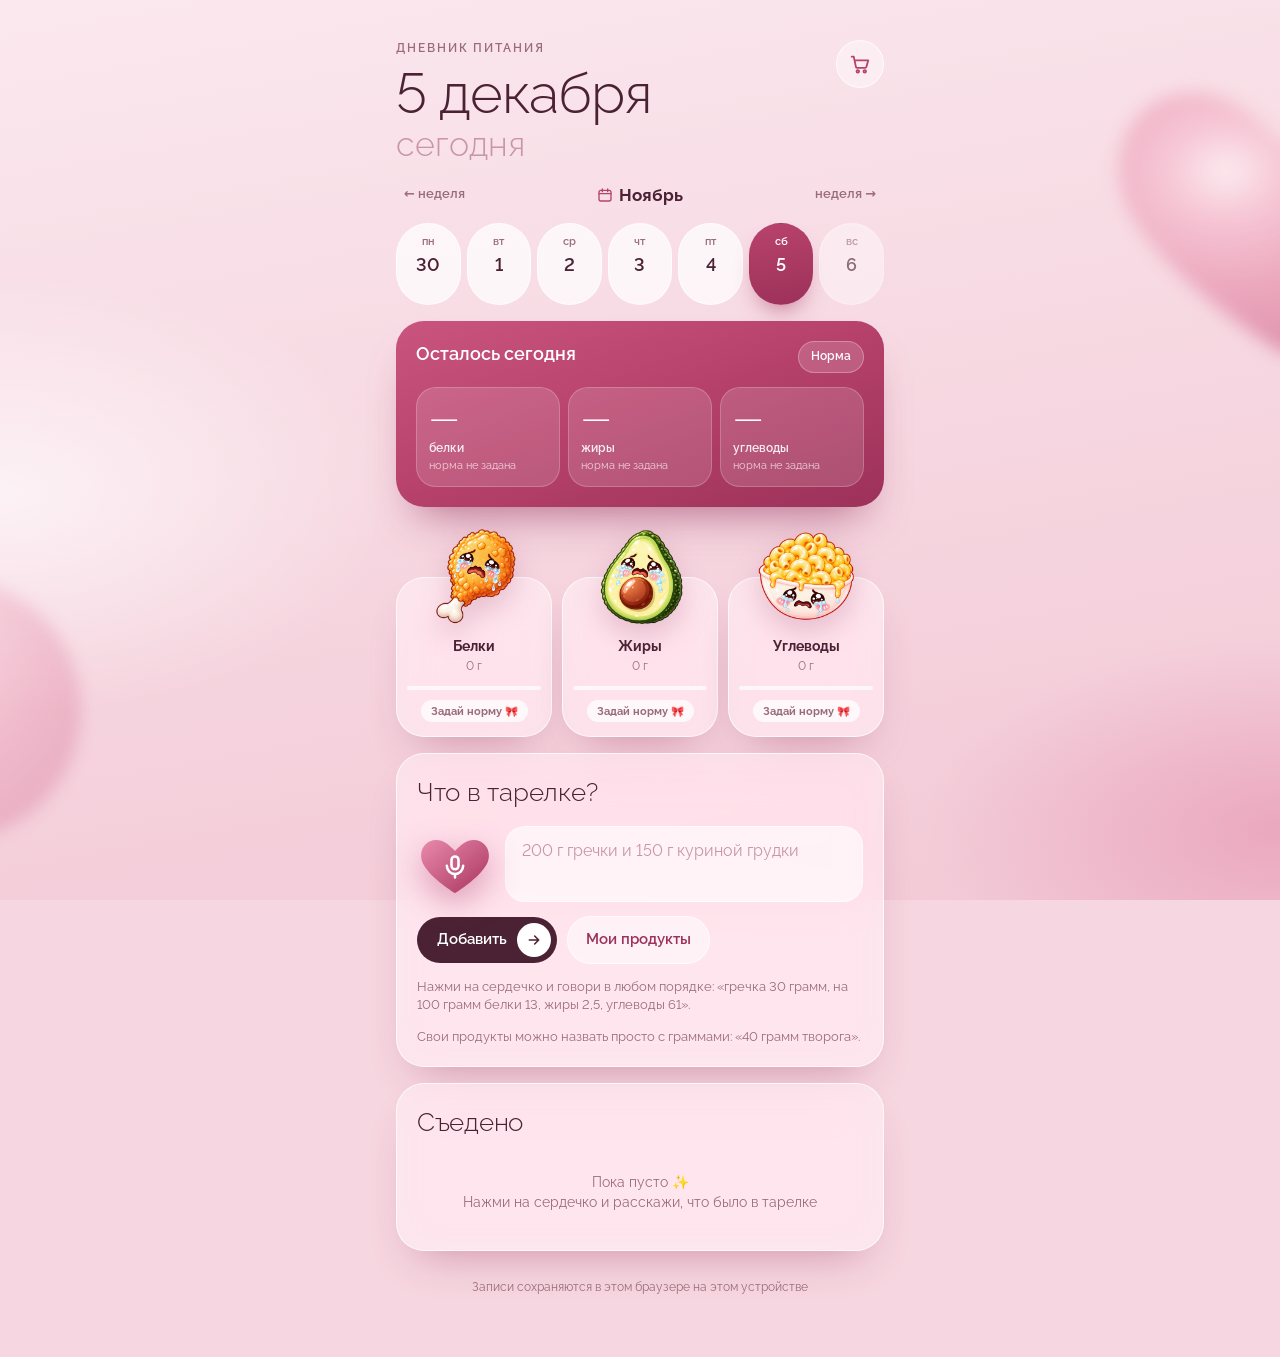
<file: index.html>
<!DOCTYPE html>
<html lang="ru">
<head>
<meta charset="UTF-8">
<meta name="viewport" content="width=device-width, initial-scale=1.0, viewport-fit=cover">
<title>Дневник питания</title>
<meta name="description" content="Голосовой дневник питания и счётчик БЖУ.">
<meta name="theme-color" content="#f7dbe4">
<link rel="icon" href="favicon.ico" sizes="any">
<link rel="icon" type="image/png" sizes="32x32" href="favicon-32x32.png">
<link rel="apple-touch-icon" sizes="180x180" href="apple-touch-icon.png">
<link rel="preconnect" href="https://fonts.googleapis.com">
<link rel="stylesheet" href="https://fonts.googleapis.com/css2?family=Raleway:wght@300;400;500;600;700&display=swap">
<style>
:root{
color-scheme:light;
--bg:#f6d6e0; --bg2:#fbe8ee;
--glass:rgba(255,255,255,.42); --glass-strong:rgba(255,255,255,.72); --glass-line:rgba(255,255,255,.7);
--ink:#4a2233; --muted:#9a6b7c; --soft:#c995a8;
--rose:#e7a2b8; --rose-2:#f2c3d2;
--berry:#b8436c; --berry-2:#9c3159; --berry-ink:#ffffff;
--coral:#e0626f;
--shadow:0 22px 44px -22px rgba(150,50,90,.45);
--font:"Raleway",ui-sans-serif,system-ui,-apple-system,"Segoe UI",sans-serif;
--radius:28px;
}
*{box-sizing:border-box}
[hidden]{display:none!important}
html{background:var(--bg)}
body{margin:0;min-height:100vh;color:var(--ink);font-family:var(--font);font-size:15px;line-height:1.45;font-variant-numeric:lining-nums;
background:
radial-gradient(45% 35% at 0% 55%,rgba(255,255,255,.65),transparent 70%),
radial-gradient(40% 30% at 100% 92%,rgba(222,110,150,.38),transparent 70%),
linear-gradient(170deg,var(--bg2),var(--bg) 55%,#f2c9d6);
background-attachment:fixed;overflow-x:hidden}
button,input,select,textarea{font:inherit;color:inherit}
button{cursor:pointer}
button:focus-visible,input:focus-visible,select:focus-visible,textarea:focus-visible{outline:2px solid var(--berry);outline-offset:3px}
.sphere{position:fixed;z-index:0;width:min(70vw,420px);aspect-ratio:1;border-radius:50%;right:-12vw;top:120px;pointer-events:none;
background:radial-gradient(circle at 32% 28%,#fff3f7 0,#f6b9cc 22%,#e58aa8 55%,#c95f84 100%);filter:blur(2px);opacity:.55}
.bg-heart{position:fixed;z-index:0;pointer-events:none;width:min(84vw,500px);right:-20vw;top:24px;opacity:.62;overflow:visible}
.sphere.two{width:min(46vw,260px);left:-14vw;right:auto;top:auto;bottom:60px;opacity:.35;filter:blur(8px)}
.app{position:relative;z-index:1;max-width:520px;margin:0 auto;padding-block:22px 48px;
padding-left:max(16px,env(safe-area-inset-left,0px));padding-right:max(16px,env(safe-area-inset-right,0px));
display:flex;flex-direction:column;gap:16px}
.glass{background:var(--glass);-webkit-backdrop-filter:blur(22px) saturate(150%);backdrop-filter:blur(22px) saturate(150%);
border:1px solid var(--glass-line);border-radius:var(--radius);box-shadow:var(--shadow)}
.top{display:flex;justify-content:space-between;align-items:flex-start;gap:12px}
.brand{font-size:12px;letter-spacing:.16em;text-transform:uppercase;color:var(--muted);font-weight:600;margin:0 0 10px}
.date-title{margin:0;font-weight:300;font-size:clamp(40px,11vw,56px);line-height:.95;letter-spacing:-.02em}
.date-sub{margin:6px 0 0;font-weight:300;font-size:clamp(26px,7vw,34px);line-height:1;color:var(--soft)}
.round{width:48px;height:48px;border-radius:50%;display:grid;place-items:center;border:1px solid var(--glass-line);
background:var(--glass);-webkit-backdrop-filter:blur(18px);backdrop-filter:blur(18px);box-shadow:var(--shadow);font-size:20px;flex:0 0 auto}
.top-actions{display:flex;gap:8px}
.week-head{display:flex;align-items:center;justify-content:space-between;padding:0 4px;margin-bottom:10px}
.week-head button{background:none;border:0;color:var(--muted);font-weight:600;font-size:13px;padding:6px 4px}
.week-head .month{font-weight:700;font-size:17px;color:var(--ink);display:inline-flex;align-items:center;gap:6px}
.week-head .month svg{width:16px;height:16px;color:var(--berry)}
.week{display:grid;grid-template-columns:repeat(7,minmax(0,1fr));gap:6px}
.pill{position:relative;border:1px solid var(--glass-line);background:var(--glass-strong);border-radius:999px;padding:10px 0 12px;
display:flex;flex-direction:column;align-items:center;gap:2px;font-variant-numeric:lining-nums tabular-nums;transition:transform .15s}
.pill:hover{transform:translateY(-2px)}
.pill .wd{font-size:11px;font-weight:600;color:var(--muted);text-transform:lowercase}
.pill .dn{font-size:18px;font-weight:600}
.pill .mk{height:12px;display:grid;place-items:center}
.pill .mk svg{width:12px;height:12px}
.pill.today .dn{color:var(--berry)}
.pill.future{opacity:.6}
.pill.sel{background:linear-gradient(170deg,var(--berry),var(--berry-2));border-color:transparent;color:#fff;box-shadow:0 14px 24px -12px rgba(156,49,89,.7)}
.pill.sel .wd,.pill.sel .dn{color:#fff}
.left{position:relative;overflow:hidden;border-radius:var(--radius);padding:20px;color:var(--berry-ink);
background:linear-gradient(160deg,#c9557f,var(--berry) 45%,var(--berry-2));box-shadow:0 26px 44px -22px rgba(140,40,80,.65)}
.left-head{position:relative;display:flex;justify-content:space-between;align-items:baseline;gap:8px;margin-bottom:14px}
.left-head h2{margin:0;font-weight:600;font-size:18px}
.left-head button{background:rgba(255,255,255,.16);border:1px solid rgba(255,255,255,.28);color:#fff;border-radius:999px;padding:6px 12px;font-size:12px;font-weight:600}
.tiles{position:relative;display:grid;grid-template-columns:repeat(3,minmax(0,1fr));gap:8px}
.tile{background:rgba(255,255,255,.14);border:1px solid rgba(255,255,255,.2);border-radius:20px;padding:12px 10px 12px 12px;min-width:0}
.tile .num{font-weight:300;font-size:clamp(26px,8vw,34px);line-height:1;font-variant-numeric:lining-nums tabular-nums;white-space:nowrap}
.tile .num small{font-size:14px;font-weight:500;margin-left:2px}
.tile .lab{margin-top:6px;font-size:12px;font-weight:600;opacity:.9}
.tile .of{font-size:11px;opacity:.72;margin-top:1px}
.tile.over{background:rgba(255,255,255,.26)}
.tile.done .lab::after{content:" ✓"}
.macros{display:grid;grid-template-columns:repeat(3,minmax(0,1fr));gap:10px;padding-top:54px}
.macro{position:relative;padding:58px 10px 14px;text-align:center;min-width:0;transition:background .25s,border-color .25s}
.macro .mascot{position:absolute;left:50%;top:-52px;transform:translateX(-50%);width:96px;height:100px;object-fit:contain;
filter:drop-shadow(0 12px 14px rgba(140,50,90,.22));cursor:pointer;-webkit-user-drag:none;user-select:none}
.macro .mascot:hover{animation:squish .8s ease-in-out infinite}
@keyframes squish{0%,100%{transform:translateX(-50%) scale(1)}25%{transform:translateX(-50%) scale(1.07,.93)}50%{transform:translateX(-50%) scale(.95,1.06)}75%{transform:translateX(-50%) scale(1.03,.98)}}
.macro .name{font-weight:700;font-size:14px}
.macro .eaten{font-size:12px;color:var(--muted);margin-top:2px;font-variant-numeric:lining-nums tabular-nums}
.line{height:4px;border-radius:999px;background:rgba(255,255,255,.7);margin-top:10px;overflow:hidden}
.line i{display:block;height:100%;width:0;border-radius:inherit;background:linear-gradient(90deg,var(--rose),var(--berry));transition:width .3s}
.macro.near{background:rgba(255,255,255,.66);border-color:#fff}
.macro.over{background:rgba(255,226,232,.6)}
.macro.over .line i{background:var(--coral)}
.bubble{display:inline-block;margin-top:10px;max-width:100%;padding:5px 10px;border-radius:999px;background:rgba(255,255,255,.75);
font-size:10.5px;font-weight:700;line-height:1.2;color:var(--berry-2)}
.bubble.sad-over{color:var(--coral)}
.bubble.ok{background:linear-gradient(170deg,var(--berry),var(--berry-2));color:#fff}
.badge{position:absolute;top:-48px;left:calc(50% + 22px);width:28px;height:28px;border-radius:50%;display:none;place-items:center;
background:linear-gradient(170deg,var(--berry),var(--berry-2));color:#fff;border:2px solid #fff;box-shadow:0 8px 14px -6px rgba(140,40,80,.6);z-index:2}
.badge svg{width:14px;height:14px}
.macro.near .badge{display:grid}
.bubble.no-goal{color:var(--muted)}
.add{padding:20px;display:flex;flex-direction:column;gap:14px}
.add h2,.log h2{margin:0;font-weight:300;font-size:26px;letter-spacing:-.01em}
.compose{display:flex;align-items:center;gap:12px}
.heart-mic{position:relative;width:76px;height:76px;border:0;background:none;padding:0;display:grid;place-items:center;flex:0 0 auto;border-radius:40%;
filter:drop-shadow(0 12px 16px rgba(170,50,100,.4));transition:transform .15s}
.heart-mic:hover{transform:scale(1.05)}
.heart-mic:active{transform:scale(.94)}
.heart-mic .heart-bg{position:absolute;inset:0;width:100%;height:100%}
.heart-mic .mic-ic{position:relative;width:28px;height:28px;color:#fff;margin-top:6px}
.heart-mic.listening{animation:beat 1s ease-in-out infinite}
@keyframes beat{0%,100%{transform:scale(1)}15%{transform:scale(1.12)}30%{transform:scale(1)}45%{transform:scale(1.07)}60%{transform:scale(1)}}
.field{width:100%;border:1px solid var(--glass-line);background:rgba(255,255,255,.6);border-radius:20px;padding:12px 16px;outline:none;color:var(--ink)}
.field::placeholder{color:var(--soft)}
.field:focus{background:rgba(255,255,255,.85);border-color:#fff;box-shadow:0 0 0 4px rgba(184,67,108,.12)}
textarea.field{resize:none;min-height:76px;flex:1;min-width:0}
.row{display:flex;gap:10px;flex-wrap:wrap;align-items:center}
.go{display:inline-flex;align-items:center;gap:10px;border:0;border-radius:999px;padding:6px 6px 6px 20px;background:var(--ink);color:#fff;font-weight:600}
.go .arrow{width:34px;height:34px;border-radius:50%;background:#fff;color:var(--ink);display:grid;place-items:center}
.go .arrow svg{width:16px;height:16px}
.go:disabled{opacity:.5}
.ghost{border:1px solid var(--glass-line);background:rgba(255,255,255,.5);border-radius:999px;padding:12px 18px;font-weight:600;color:var(--berry-2)}
.hint{margin:0;color:var(--muted);font-size:12.5px}
.status{padding:10px 14px;border-radius:16px;background:rgba(255,255,255,.7);color:var(--berry-2);font-weight:600;font-size:13px}
.status.err{color:var(--coral)}
.save-row{display:flex;flex-wrap:wrap;gap:6px;margin-top:8px}
.save-btn{border:0;border-radius:999px;padding:7px 12px;background:linear-gradient(170deg,var(--berry),var(--berry-2));color:#fff;font-weight:600;font-size:12px}
.save-btn:disabled{background:rgba(184,67,108,.14);color:var(--berry-2)}
.log{padding:20px}
.log-head{display:flex;justify-content:space-between;align-items:baseline;gap:8px;margin-bottom:12px}
.link{background:none;border:0;color:var(--muted);font-size:12.5px;font-weight:600;padding:4px 0;white-space:nowrap}
.entries{display:flex;flex-direction:column;gap:8px}
.entry{display:grid;grid-template-columns:minmax(0,1fr) auto auto;gap:8px;align-items:center;padding:12px 8px 12px 16px;border-radius:20px;
background:linear-gradient(170deg,rgba(231,140,170,.9),rgba(210,98,136,.92));color:#fff;border:0;text-align:left;width:100%}
.entry .t{font-weight:700;overflow-wrap:anywhere}
.entry .m{font-size:12px;opacity:.88;margin-top:2px;font-variant-numeric:lining-nums tabular-nums}
.entry .g{font-size:13px;font-weight:600;opacity:.95;white-space:nowrap;font-variant-numeric:lining-nums tabular-nums}
.entry .x{width:30px;height:30px;border-radius:50%;border:0;background:rgba(255,255,255,.22);color:#fff;font-size:16px;line-height:1}
.empty{text-align:center;color:var(--muted);padding:18px 8px;font-size:14px}
.foot{text-align:center;font-size:12px;color:var(--muted)}
.modal{border:1px solid var(--glass-line);border-radius:28px;padding:0;width:min(440px,calc(100% - 24px));color:var(--ink);
background:rgba(255,246,249,.9);-webkit-backdrop-filter:blur(24px);backdrop-filter:blur(24px);box-shadow:0 30px 70px -20px rgba(110,30,70,.45)}
.modal.wide{width:min(760px,calc(100% - 24px))}
.modal::backdrop{background:rgba(120,50,80,.25);-webkit-backdrop-filter:blur(6px);backdrop-filter:blur(6px)}
.modal form{padding:22px;display:grid;gap:14px}
.modal h3{margin:0;font-weight:400;font-size:24px}
.modal-head{display:flex;justify-content:space-between;align-items:flex-start;gap:16px}
.modal-head p{margin:4px 0 0;color:var(--muted);font-size:13px}
.close{width:36px;height:36px;border-radius:50%;border:0;background:rgba(184,67,108,.1);color:var(--berry-2);font-size:20px;line-height:1;flex:0 0 auto}
.modal label{display:grid;gap:6px;font-size:13px;font-weight:600;color:var(--muted)}
.grid3{display:grid;grid-template-columns:repeat(3,minmax(0,1fr));gap:10px}
.cal-head{display:grid;grid-template-columns:auto 1fr auto auto;gap:8px;align-items:center}
.cal-head .t{text-align:center;font-weight:600;font-size:18px}
.cal-head .nav{width:36px;height:36px;border-radius:50%;border:0;background:rgba(255,255,255,.8);color:var(--berry)}
.cal-grid{display:grid;grid-template-columns:repeat(7,minmax(0,1fr));gap:5px}
.cal-wd{font-size:11px;font-weight:600;color:var(--muted);text-align:center;padding-bottom:2px}
.cal-day{position:relative;height:42px;border:0;border-radius:14px;background:rgba(255,255,255,.7);font-weight:600;display:grid;place-items:center;font-variant-numeric:lining-nums tabular-nums}
.cal-day .num{position:relative;z-index:1}
.cal-day.today{color:var(--berry)}
.cal-day.future{opacity:.5}
.cal-day.sel{box-shadow:inset 0 0 0 2px var(--berry)}
.cal-day.good{background:transparent;color:#fff}
.cal-day.good .heart{position:absolute;inset:0;margin:auto;width:42px;height:42px;max-width:100%}
.cal-day.bad{background:rgba(224,98,111,.14);color:var(--coral)}
.cal-day.bad .cross{position:absolute;top:4px;right:5px;width:10px;height:10px;stroke:var(--coral);stroke-width:3;stroke-linecap:round}
.legend{display:flex;gap:16px;flex-wrap:wrap;font-size:12px;color:var(--muted)}
.legend span{display:inline-flex;gap:6px;align-items:center}
.legend svg{width:14px;height:14px}
.product-editor{display:grid;gap:8px;max-height:56vh;overflow:auto}
.product-row{display:grid;grid-template-columns:minmax(120px,1.6fr) repeat(4,minmax(56px,.6fr)) auto auto;gap:8px;align-items:end;padding:10px;border-radius:18px;background:rgba(255,255,255,.6)}
.product-row label{font-size:11px;gap:4px}
.product-row .field{padding:8px 10px;border-radius:12px}
.toggle{display:flex!important;flex-direction:column;align-items:center;gap:6px!important;font-size:11px}
.toggle input,.check input{width:20px;height:20px;accent-color:var(--berry);margin:0}
.rm{border:0;background:rgba(224,98,111,.14);color:var(--coral);border-radius:12px;padding:9px 10px;font-weight:600;font-size:12px}
.check{display:flex!important;align-items:center;gap:10px!important;color:var(--ink)!important;font-weight:500!important}
.end{display:flex;justify-content:flex-end}
.pick{display:grid;gap:6px;max-height:38vh;overflow:auto;padding:2px}
.pick-item{display:flex;justify-content:space-between;align-items:center;gap:10px;text-align:left;border:1px solid var(--glass-line);background:rgba(255,255,255,.72);border-radius:16px;padding:11px 14px}
.pick-item .pn{font-weight:600;min-width:0;overflow-wrap:anywhere}
.pick-item .per{font-size:11.5px;color:var(--muted);white-space:nowrap;font-variant-numeric:lining-nums tabular-nums}
.pick-item.on{background:linear-gradient(170deg,var(--berry),var(--berry-2));color:#fff;border-color:transparent}
.pick-item.on .per{color:rgba(255,255,255,.85)}
.amount-row{display:grid;grid-template-columns:130px minmax(0,1fr);gap:12px;align-items:end}
.chips{display:flex;flex-wrap:wrap;gap:6px}
.chip{border:1px solid var(--glass-line);background:rgba(255,255,255,.7);border-radius:999px;padding:7px 12px;font-size:12.5px;font-weight:600;color:var(--berry-2);font-variant-numeric:lining-nums tabular-nums}
.chip.on{background:linear-gradient(170deg,var(--berry),var(--berry-2));color:#fff;border-color:transparent}
.preview{font-size:13.5px;color:var(--berry-2);font-weight:700;padding-bottom:13px;font-variant-numeric:lining-nums tabular-nums}
@media (max-width:420px){
.macro{padding:52px 6px 12px}
.macro .mascot{width:82px;height:86px;top:-46px}
.tile{padding:10px 8px}
.product-row{grid-template-columns:1fr 1fr}
.grid3{grid-template-columns:1fr}
}
@media (min-width:860px){ .app{padding-top:40px} }
@media (prefers-reduced-motion:reduce){ .macro .mascot:hover,.heart-mic.listening{animation:none} }
.round{color:var(--berry);padding:0;line-height:0}
.round svg{display:block;width:22px;height:22px}
.field{font-size:16px}
.empty div{text-wrap:balance}
</style>
</head>
<body>
<svg class="bg-heart" viewBox="-4 0 32 26" aria-hidden="true"><defs><radialGradient id="bgHeartFill" cx="32%" cy="30%" r="80%"><stop offset="0" stop-color="#fff3f7"/><stop offset=".22" stop-color="#f6b9cc"/><stop offset=".55" stop-color="#e58aa8"/><stop offset="1" stop-color="#c95f84"/></radialGradient><filter id="bgHeartSoft" x="-30%" y="-30%" width="160%" height="160%"><feGaussianBlur stdDeviation=".55"/></filter></defs><path fill="url(#bgHeartFill)" filter="url(#bgHeartSoft)" d="M12 21.2s-7.6-4.6-10.1-9.3C.2 8.4 2.2 4.4 6.1 4.4c2.3 0 3.8 1.3 5.9 3.5 2.1-2.2 3.6-3.5 5.9-3.5 3.9 0 5.9 4 4.2 7.5-2.5 4.7-10.1 9.3-10.1 9.3z"/></svg>
<div class="sphere two" aria-hidden="true"></div>
<svg width="0" height="0" style="position:absolute" aria-hidden="true"><defs>
<linearGradient id="heartGrad" x1="0" y1="0" x2="1" y2="1"><stop offset="0" stop-color="#e98aab"/><stop offset="1" stop-color="#a8345e"/></linearGradient>
<path id="heartShape" d="M12 21.2s-7.6-4.6-10.1-9.3C.2 8.4 2.2 4.4 6.1 4.4c2.3 0 3.8 1.3 5.9 3.5 2.1-2.2 3.6-3.5 5.9-3.5 3.9 0 5.9 4 4.2 7.5-2.5 4.7-10.1 9.3-10.1 9.3z"/>
</defs></svg>
<div class="app">
<header class="top">
<div>
<p class="brand">Дневник питания</p>
<h1 class="date-title" id="dateTitle"></h1>
<p class="date-sub" id="dateSub"></p>
</div>
<div class="top-actions">
<button id="settingsBtn" class="round" type="button" aria-label="Мои продукты" title="Мои продукты"><svg viewBox="0 0 24 24" fill="none" stroke="currentColor" stroke-width="2" stroke-linecap="round" stroke-linejoin="round" aria-hidden="true"><path d="M3 4h2.2l2.3 11a1.6 1.6 0 0 0 1.6 1.3h8.3a1.6 1.6 0 0 0 1.6-1.2L21 8H6.3"/><circle cx="9.6" cy="20" r="1.4"/><circle cx="17.2" cy="20" r="1.4"/></svg></button>
</div>
</header>
<section aria-label="Дни недели">
<div class="week-head">
<button id="weekPrev" type="button" aria-label="Предыдущая неделя">← неделя</button>
<button id="monthBtn" class="month" type="button" aria-haspopup="dialog"><svg viewBox="0 0 24 24" fill="none" stroke="currentColor" stroke-width="2" stroke-linecap="round" stroke-linejoin="round" aria-hidden="true"><rect x="3" y="5" width="18" height="16" rx="3"/><path d="M3 10h18M8 3v4M16 3v4"/></svg><span id="monthLabel"></span></button>
<button id="weekNext" type="button" aria-label="Следующая неделя">неделя →</button>
</div>
<div class="week" id="week"></div>
</section>
<section class="left" aria-label="Осталось на день">
<div class="left-head"><h2 id="leftTitle">Осталось сегодня</h2><button id="goalsBtn" type="button">Норма</button></div>
<div class="tiles">
<div class="tile" id="tileProtein"><div class="num"></div><div class="lab">белки</div><div class="of"></div></div>
<div class="tile" id="tileFat"><div class="num"></div><div class="lab">жиры</div><div class="of"></div></div>
<div class="tile" id="tileCarbs"><div class="num"></div><div class="lab">углеводы</div><div class="of"></div></div>
</div>
</section>
<section class="macros" aria-label="Настроение еды">
<article class="glass macro" id="proteinCard"><span class="badge" aria-hidden="true"><svg viewBox="0 0 24 24" fill="none" stroke="currentColor" stroke-width="3.4" stroke-linecap="round" stroke-linejoin="round"><path d="M5 12.5l4.5 4.5L19 7.5"/></svg></span><img class="mascot" id="proteinMascot" src="chicken-sad.png" alt=""><div class="name">Белки</div><div class="eaten" id="proteinEaten"></div><div class="line"><i id="proteinProgress"></i></div><div class="bubble" id="proteinBubble" hidden></div></article>
<article class="glass macro" id="fatCard"><span class="badge" aria-hidden="true"><svg viewBox="0 0 24 24" fill="none" stroke="currentColor" stroke-width="3.4" stroke-linecap="round" stroke-linejoin="round"><path d="M5 12.5l4.5 4.5L19 7.5"/></svg></span><img class="mascot" id="fatMascot" src="avocado-sad.png" alt=""><div class="name">Жиры</div><div class="eaten" id="fatEaten"></div><div class="line"><i id="fatProgress"></i></div><div class="bubble" id="fatBubble" hidden></div></article>
<article class="glass macro" id="carbsCard"><span class="badge" aria-hidden="true"><svg viewBox="0 0 24 24" fill="none" stroke="currentColor" stroke-width="3.4" stroke-linecap="round" stroke-linejoin="round"><path d="M5 12.5l4.5 4.5L19 7.5"/></svg></span><img class="mascot" id="carbsMascot" src="pasta-sad.png" alt=""><div class="name">Углеводы</div><div class="eaten" id="carbsEaten"></div><div class="line"><i id="carbsProgress"></i></div><div class="bubble" id="carbsBubble" hidden></div></article>
</section>
<section class="glass add">
<h2>Что в тарелке?</h2>
<div class="compose">
<button id="voiceBtn" class="heart-mic" type="button" aria-label="Сказать голосом" hidden>
<svg class="heart-bg" viewBox="0 0 24 24" aria-hidden="true"><use href="#heartShape" fill="url(#heartGrad)"/></svg>
<svg class="mic-ic" viewBox="0 0 24 24" fill="none" stroke="currentColor" stroke-width="2.2" stroke-linecap="round" stroke-linejoin="round" aria-hidden="true"><rect x="9" y="3" width="6" height="11" rx="3"/><path d="M5 11a7 7 0 0 0 14 0M12 18v3"/></svg>
</button>
<textarea id="quickInput" class="field" rows="2" placeholder="200 г гречки и 150 г куриной грудки"></textarea>
</div>
<div id="status" class="status" role="status" hidden></div>
<div class="row">
<button id="parseBtn" class="go" type="button">Добавить<span class="arrow"><svg viewBox="0 0 24 24" fill="none" stroke="currentColor" stroke-width="2.4" stroke-linecap="round" stroke-linejoin="round" aria-hidden="true"><path d="M5 12h14M13 6l6 6-6 6"/></svg></span></button>
<button id="manualBtn" class="ghost" type="button">Мои продукты</button>
</div>
<p class="hint" id="voiceHint">Нажми на сердечко и говори в любом порядке: «гречка 30 грамм, на 100 грамм белки 13, жиры 2,5, углеводы 61».</p>
<p class="hint">Свои продукты можно назвать просто с граммами: «40 грамм творога».</p>
</section>
<section class="glass log">
<div class="log-head"><h2 id="diaryTitle">Съедено</h2><button id="clearDayBtn" class="link" type="button">Очистить день</button></div>
<div id="entriesList" class="entries"></div>
</section>
<p class="foot" id="storeNote"></p>
</div>
<dialog id="goalsDialog" class="modal">
<form method="dialog">
<div class="modal-head"><div><h3>Норма на день</h3><p>Новый день начинается с последней нормы.</p></div><button class="close" value="cancel" type="submit" aria-label="Закрыть">×</button></div>
<div class="grid3">
<label>Белки, г<input id="targetProtein" class="field" type="number" min="0" step="0.1" inputmode="decimal" placeholder="120"></label>
<label>Жиры, г<input id="targetFat" class="field" type="number" min="0" step="0.1" inputmode="decimal" placeholder="60"></label>
<label>Углеводы, г<input id="targetCarbs" class="field" type="number" min="0" step="0.1" inputmode="decimal" placeholder="180"></label>
</div>
<div class="end"><button id="saveGoalsBtn" class="go" type="button">Сохранить<span class="arrow"><svg viewBox="0 0 24 24" fill="none" stroke="currentColor" stroke-width="2.4" stroke-linecap="round" stroke-linejoin="round" aria-hidden="true"><path d="M5 12h14M13 6l6 6-6 6"/></svg></span></button></div>
</form>
</dialog>
<dialog id="calDialog" class="modal">
<form method="dialog">
<div class="cal-head">
<button id="calPrev" class="nav" type="button" aria-label="Предыдущий месяц">←</button>
<div id="calTitle" class="t"></div>
<button id="calNext" class="nav" type="button" aria-label="Следующий месяц">→</button>
<button class="close" value="cancel" type="submit" aria-label="Закрыть календарь">×</button>
</div>
<div id="calGrid" class="cal-grid"></div>
<div class="legend">
<span><svg viewBox="0 0 24 24" aria-hidden="true"><use href="#heartShape" fill="url(#heartGrad)"/></svg>норма соблюдена</span>
<span><svg viewBox="0 0 24 24" aria-hidden="true" fill="none" stroke="#e0626f" stroke-width="3" stroke-linecap="round"><path d="M6 6l12 12M18 6L6 18"/></svg>не соблюдена</span>
</div>
</form>
</dialog>
<dialog id="manualDialog" class="modal">
<form method="dialog">
<div class="modal-head"><div><h3>Мои продукты</h3><p>Выбери продукт и укажи граммы.</p></div><button class="close" value="cancel" type="submit" aria-label="Закрыть">×</button></div>
<input id="productSearch" class="field" type="search" placeholder="Найти: гречка, творог…" autocomplete="off">
<div id="productPick" class="pick" role="listbox" aria-label="Мои продукты"></div>
<div class="amount-row"><label>Сколько грамм<input id="manualAmount" class="field" type="number" min="0.1" step="0.1" inputmode="decimal" placeholder="40"></label><div id="manualPreview" class="preview" aria-live="polite"></div></div>
<div id="pieceChips" class="chips" hidden></div>
<button id="editProductsLink" class="link" type="button" style="justify-self:start">Изменить список продуктов</button>
<p class="hint" id="manualError" hidden></p>
<div class="end"><button id="manualSubmit" class="go" type="button">Добавить<span class="arrow"><svg viewBox="0 0 24 24" fill="none" stroke="currentColor" stroke-width="2.4" stroke-linecap="round" stroke-linejoin="round" aria-hidden="true"><path d="M5 12h14M13 6l6 6-6 6"/></svg></span></button></div>
</form>
</dialog>
<dialog id="settingsDialog" class="modal wide">
<form method="dialog">
<div class="modal-head"><div><h3>Мои продукты</h3><p>БЖУ на 100 г.<br>Галочка «белок» означает, что белок этого продукта учитывается в общей сумме БЖУ.</p></div><button class="close" value="cancel" type="submit" aria-label="Закрыть">×</button></div>
<div id="productEditor" class="product-editor"></div>
<div class="row" style="justify-content:space-between"><button id="addProductBtn" class="ghost" type="button">+ Продукт</button><button id="saveProductsBtn" class="go" type="button">Сохранить<span class="arrow"><svg viewBox="0 0 24 24" fill="none" stroke="currentColor" stroke-width="2.4" stroke-linecap="round" stroke-linejoin="round" aria-hidden="true"><path d="M5 12h14M13 6l6 6-6 6"/></svg></span></button></div>
</form>
</dialog>
<dialog id="entryEditDialog" class="modal">
<form method="dialog">
<div class="modal-head"><div><h3 id="editEntryName">Продукт</h3><p id="editEntryAmount"></p></div><button class="close" value="cancel" type="submit" aria-label="Закрыть">×</button></div>
<div class="grid3">
<label>Белки, г<input id="editProtein" class="field" type="number" min="0" step="0.1" inputmode="decimal"></label>
<label>Жиры, г<input id="editFat" class="field" type="number" min="0" step="0.1" inputmode="decimal"></label>
<label>Углеводы, г<input id="editCarbs" class="field" type="number" min="0" step="0.1" inputmode="decimal"></label>
</div>
<label class="check"><input id="editCountProtein" type="checkbox">Учитывать белок этой записи в сумме</label>
<div class="row" style="justify-content:space-between"><button id="deleteEntryBtn" class="rm" type="button">Удалить запись</button><button id="saveEntryEditBtn" class="go" type="button">Сохранить<span class="arrow"><svg viewBox="0 0 24 24" fill="none" stroke="currentColor" stroke-width="2.4" stroke-linecap="round" stroke-linejoin="round" aria-hidden="true"><path d="M5 12h14M13 6l6 6-6 6"/></svg></span></button></div>
</form>
</dialog>
<script>
(() => {
const $ = id => document.getElementById(id);
const uid = () => Math.random().toString(36).slice(2, 11);
const toNumber = v => { if (v === null || v === undefined || v === "") return 0; const n = Number(String(v).replace(",", ".").trim()); return Number.isFinite(n) ? n : 0; };
const round1 = v => Math.round((toNumber(v) + Number.EPSILON) * 10) / 10;
const fmt = v => { const n = round1(v); return Number.isInteger(n) ? String(n) : n.toFixed(1).replace(".", ","); };
const iso = d => d.getFullYear() + "-" + String(d.getMonth() + 1).padStart(2, "0") + "-" + String(d.getDate()).padStart(2, "0");
const fromIso = k => { const [y, m, d] = k.split("-").map(Number); return new Date(y, m - 1, d); };
const todayIso = () => iso(new Date());
const shiftDay = (key, n) => { const d = fromIso(key); d.setDate(d.getDate() + n); return iso(d); };
const el = (tag, cls, text) => { const e = document.createElement(tag); if (cls) e.className = cls; if (text !== undefined) e.textContent = text; return e; };
const svgEl = (tag, attrs) => { const e = document.createElementNS("http://www.w3.org/2000/svg", tag); for (const a in attrs) e.setAttribute(a, attrs[a]); return e; };
const heartSvg = attrs => { const s = svgEl("svg", Object.assign({ viewBox: "0 0 24 24" }, attrs)); s.append(svgEl("use", { href: "#heartShape", fill: "url(#heartGrad)" })); return s; };
const crossSvg = cls => { const s = svgEl("svg", { viewBox: "0 0 12 12", class: cls || "", fill: "none", stroke: "#e0626f", "stroke-width": "2.6", "stroke-linecap": "round", "aria-hidden": "true" }); s.append(svgEl("path", { d: "M2 2l8 8M10 2L2 10" })); return s; };
const cap = s => s.charAt(0).toUpperCase() + s.slice(1);
const defaultProducts = () => [
["Яйца",12.6,11.5,.7,60],["Яичный белок",10.9,.2,.7,40],["Желток",15.9,26.5,3.6,20]
].map(([name, protein, fat, carbs, piece]) => ({ id: uid(), name, protein, fat, carbs, piece: piece || 0, countProtein: true }));
const LS_P = "eatTrackerProducts_v6", LS_D = "eatTrackerDays_v6";
let products = defaultProducts(), days = {}, currentDay = todayIso(), editingEntryId = null;
const isEggy = name => /яйц|яичн|желт/i.test(String(name || ""));
const normProduct = p => ({ id: p.id || uid(), name: String(p.name || ""), protein: toNumber(p.protein), fat: toNumber(p.fat), carbs: toNumber(p.carbs), piece: isEggy(p.name) ? toNumber(p.piece) : 0, countProtein: p.countProtein !== false });
try { const p = JSON.parse(localStorage.getItem(LS_P) || "null"); if (Array.isArray(p) && p.length) products = p.map(normProduct); } catch (e) {}
try {
if (!localStorage.getItem("eatTrackerPieces_v1")) {
const eggs = products.find(x => /^яйц/i.test(x.name)); if (eggs && !eggs.piece) eggs.piece = 60;
if (!products.some(x => /белок/i.test(x.name) && /яичн/i.test(x.name))) products.push({ id: uid(), name: "Яичный белок", protein: 10.9, fat: .2, carbs: .7, piece: 40, countProtein: true });
if (!products.some(x => /^желт/i.test(x.name))) products.push({ id: uid(), name: "Желток", protein: 15.9, fat: 26.5, carbs: 3.6, piece: 20, countProtein: true });
localStorage.setItem(LS_P, JSON.stringify(products)); localStorage.setItem("eatTrackerPieces_v1", "1");
}
} catch (e) {}
try { const d = JSON.parse(localStorage.getItem(LS_D) || "null"); if (d && typeof d === "object") days = d; } catch (e) {}
function save() { try { localStorage.setItem(LS_P, JSON.stringify(products)); localStorage.setItem(LS_D, JSON.stringify(days)); } catch (e) { showStatus("Браузер не даёт сохранить данные.", true); } }
const hasTargets = d => !!(d && d.targets && (toNumber(d.targets.protein) || toNumber(d.targets.fat) || toNumber(d.targets.carbs)));
function getDay(key) {
if (!days[key]) {
const prev = Object.keys(days).filter(k => k < key && hasTargets(days[k])).sort().pop();
days[key] = { targets: prev ? { ...days[prev].targets } : { protein: 0, fat: 0, carbs: 0 }, entries: [] };
}
const d = days[key];
if (!d.targets) d.targets = { protein: 0, fat: 0, carbs: 0 };
if (!Array.isArray(d.entries)) d.entries = [];
return d;
}
function getTotals(day) {
const t = { protein: 0, fat: 0, carbs: 0 };
day.entries.forEach(e => { if (e.countProtein !== false) t.protein += toNumber(e.protein); t.fat += toNumber(e.fat); t.carbs += toNumber(e.carbs); });
return { protein: round1(t.protein), fat: round1(t.fat), carbs: round1(t.carbs) };
}
const LOW = { protein: "Белок не добран 💗", fat: "Жиры не добраны 🥑", carbs: "Углеводы не добраны 🍝" };
const OVER = { fat: "Перебор жиров 💔", carbs: "Перебор углеводов 💔" };
const TOL = { protein: 0, fat: 5, carbs: 10 };
const OK = { protein: "Белок добран", fat: "Жиры в норме", carbs: "Углеводы в норме" };
function mood(type, eaten, target) {
if (target <= 0) return { sad: true, bubble: "Задай норму 🎀", bubbleType: "no-goal", card: "" };
const diff = eaten - target, tol = TOL[type];
if (diff < -tol) return { sad: true, bubble: LOW[type], bubbleType: "sad-low", card: "" };
if (type !== "protein" && diff > tol) return { sad: true, bubble: OVER[type], bubbleType: "sad-over", card: "over" };
return { sad: false, bubble: OK[type], bubbleType: "ok", card: "near" };
}
function dayStatus(key) {
const d = days[key];
if (!d || !(d.entries || []).length || !hasTargets(d)) return null;
const t = getTotals(d), set = ["protein", "fat", "carbs"].filter(k => toNumber(d.targets[k]) > 0);
if (set.every(k => !mood(k, t[k], toNumber(d.targets[k])).sad)) return "good";
return key < todayIso() ? "bad" : null;
}
const IMG = { protein: ["chicken.png", "chicken-sad.png"], fat: ["avocado.png", "avocado-sad.png"], carbs: ["pasta.png", "pasta-sad.png"] };
const KEYS = { protein: "Protein", fat: "Fat", carbs: "Carbs" };
let weekAnchor = currentDay;
function renderAll() { renderHeader(); renderWeek(); renderLeft(); renderMacros(); renderEntries(); if ($("calDialog").open) renderCalendar(); }
function renderHeader() {
const d = fromIso(currentDay), isToday = currentDay === todayIso();
$("dateTitle").textContent = d.getDate() + " " + d.toLocaleDateString("ru-RU", { day: "numeric", month: "long" }).replace(/^\d+\s*/, "");
$("dateSub").textContent = isToday ? "сегодня" : d.toLocaleDateString("ru-RU", { weekday: "long" });
$("leftTitle").textContent = isToday ? "Осталось сегодня" : "Осталось в этот день";
$("diaryTitle").textContent = "Съедено";
}
function renderWeek() {
const a = fromIso(weekAnchor), mon = new Date(a); mon.setDate(a.getDate() - ((a.getDay() + 6) % 7));
$("monthLabel").textContent = cap(mon.toLocaleDateString("ru-RU", { month: "long" }));
const box = $("week"); box.textContent = "";
const today = todayIso();
for (let i = 0; i < 7; i++) {
const dt = new Date(mon); dt.setDate(mon.getDate() + i);
const key = iso(dt), st = dayStatus(key);
const b = el("button", "pill"); b.type = "button";
if (key === currentDay) { b.classList.add("sel"); b.setAttribute("aria-current", "date"); }
if (key === today) b.classList.add("today");
if (key > today) b.classList.add("future");
b.append(el("span", "wd", dt.toLocaleDateString("ru-RU", { weekday: "short" })), el("span", "dn", String(dt.getDate())));
const mk = el("span", "mk");
if (st === "good") mk.append(heartSvg({ "aria-hidden": "true" }));
if (st === "bad") mk.append(crossSvg());
b.append(mk);
b.setAttribute("aria-label", dt.toLocaleDateString("ru-RU", { weekday: "long", day: "numeric", month: "long" }) + (st === "good" ? ", норма соблюдена" : st === "bad" ? ", норма не соблюдена" : ""));
b.onclick = () => selectDay(key);
box.append(b);
}
}
function renderLeft() {
const day = getDay(currentDay), t = getTotals(day);
for (const type of ["protein", "fat", "carbs"]) {
const tile = $("tile" + KEYS[type]), target = toNumber(day.targets[type]), eaten = t[type], num = tile.querySelector(".num"), of = tile.querySelector(".of");
num.textContent = ""; tile.classList.remove("over", "done");
if (target <= 0) { num.append("—"); of.textContent = "норма не задана"; continue; }
const rest = target - eaten;
if (rest > 0) num.append(fmt(rest)); else if (rest === 0) num.append("0"); else { num.append("+" + fmt(-rest)); tile.classList.add("over"); }
const u = el("small", "", "г"); num.append(u);
if (!mood(type, eaten, target).sad) tile.classList.add("done");
of.textContent = (rest < 0 ? (type === "protein" ? "больше нормы " : "сверх · норма ") : "из ") + fmt(target) + " г";
}
}
function renderMacros() {
const day = getDay(currentDay), t = getTotals(day);
for (const type of ["protein", "fat", "carbs"]) {
const eaten = t[type], target = toNumber(day.targets[type]), m = mood(type, eaten, target);
$(type + "Eaten").textContent = target > 0 ? fmt(eaten) + " / " + fmt(target) + " г" : fmt(eaten) + " г";
$(type + "Progress").style.width = (target > 0 ? Math.min(100, eaten / target * 100) : 0) + "%";
const card = $(type + "Card"); card.classList.toggle("near", m.card === "near"); card.classList.toggle("over", m.card === "over");
const img = $(type + "Mascot"), src = IMG[type][m.sad ? 1 : 0]; if (img.getAttribute("src") !== src) img.setAttribute("src", src);
const b = $(type + "Bubble"); b.hidden = !m.bubble; b.textContent = m.bubble; b.className = "bubble " + m.bubbleType;
}
}
function renderEntries() {
const list = $("entriesList"), entries = getDay(currentDay).entries;
list.textContent = ""; $("clearDayBtn").hidden = !entries.length;
if (!entries.length) { const em = el("div", "empty"); em.append(el("div", "", "Пока пусто ✨"), el("div", "", "Нажми на сердечко и расскажи, что было в тарелке")); list.append(em); return; }
entries.forEach(e => {
const row = el("div", "entry"); row.setAttribute("role", "button"); row.tabIndex = 0; row.setAttribute("aria-label", "Изменить: " + e.name);
const info = el("div"); info.append(el("div", "t", e.name), el("div", "m", "Б " + fmt(e.protein) + " · Ж " + fmt(e.fat) + " · У " + fmt(e.carbs) + (e.countProtein === false ? " · белок не считается" : "")));
const g = el("div", "g", toNumber(e.amount) ? fmt(e.amount) + " г" : "");
const x = el("button", "x", "×"); x.type = "button"; x.setAttribute("aria-label", "Удалить " + e.name); x.onclick = ev => { ev.stopPropagation(); deleteEntry(e.id); };
row.append(info, g, x);
row.onclick = () => openEdit(e.id); row.onkeydown = ev => { if (ev.key === "Enter") openEdit(e.id); };
list.append(row);
});
}
function selectDay(key) { currentDay = key; weekAnchor = key; renderAll(); if ($("calDialog").open) $("calDialog").close(); }
$("weekPrev").onclick = () => { weekAnchor = shiftDay(weekAnchor, -7); renderWeek(); };
$("weekNext").onclick = () => { weekAnchor = shiftDay(weekAnchor, 7); renderWeek(); };
function addEntries(items) { const day = getDay(currentDay); items.forEach(it => day.entries.unshift({ id: uid(), ...it })); save(); renderAll(); }
function entryFromProduct(p, amount) { const f = amount / 100; return { productId: p.id, name: p.name, amount: round1(amount), protein: round1(p.protein * f), fat: round1(p.fat * f), carbs: round1(p.carbs * f), countProtein: p.countProtein !== false }; }
function deleteEntry(id) { const d = getDay(currentDay); d.entries = d.entries.filter(e => e.id !== id); save(); renderAll(); }
function openEdit(id) {
const e = getDay(currentDay).entries.find(x => x.id === id); if (!e) return;
editingEntryId = id;
$("editEntryName").textContent = e.name;
$("editEntryAmount").textContent = toNumber(e.amount) ? fmt(e.amount) + " г" : "";
$("editProtein").value = toNumber(e.protein); $("editFat").value = toNumber(e.fat); $("editCarbs").value = toNumber(e.carbs);
$("editCountProtein").checked = e.countProtein !== false;
$("entryEditDialog").showModal();
}
$("saveEntryEditBtn").onclick = () => {
const e = getDay(currentDay).entries.find(x => x.id === editingEntryId);
if (e) { e.protein = round1($("editProtein").value); e.fat = round1($("editFat").value); e.carbs = round1($("editCarbs").value); e.countProtein = $("editCountProtein").checked; save(); renderAll(); }
$("entryEditDialog").close(); editingEntryId = null;
};
$("deleteEntryBtn").onclick = () => { if (editingEntryId) deleteEntry(editingEntryId); $("entryEditDialog").close(); editingEntryId = null; };
$("goalsBtn").onclick = () => { const d = getDay(currentDay); for (const k in KEYS) $("target" + KEYS[k]).value = toNumber(d.targets[k]) || ""; $("goalsDialog").showModal(); };
$("saveGoalsBtn").onclick = () => { const d = getDay(currentDay); for (const k in KEYS) d.targets[k] = toNumber($("target" + KEYS[k]).value); save(); renderAll(); $("goalsDialog").close(); };
let calView = currentDay.slice(0, 7);
$("monthBtn").onclick = () => { calView = currentDay.slice(0, 7); renderCalendar(); $("calDialog").showModal(); };
function renderCalendar() {
const [y, m] = calView.split("-").map(Number);
$("calTitle").textContent = cap(new Date(y, m - 1, 1).toLocaleDateString("ru-RU", { month: "long", year: "numeric" }).replace(/\s*г\.?$/, ""));
const grid = $("calGrid"); grid.textContent = "";
["пн", "вт", "ср", "чт", "пт", "сб", "вс"].forEach(w => grid.append(el("div", "cal-wd", w)));
const offset = (new Date(y, m - 1, 1).getDay() + 6) % 7, count = new Date(y, m, 0).getDate(), today = todayIso();
for (let i = 0; i < offset; i++) grid.append(el("div"));
for (let n = 1; n <= count; n++) {
const key = calView + "-" + String(n).padStart(2, "0"), st = dayStatus(key);
const b = el("button", "cal-day"); b.type = "button";
if (key === today) b.classList.add("today");
if (key > today) b.classList.add("future");
if (key === currentDay) b.classList.add("sel");
if (st === "good") { b.classList.add("good"); b.append(heartSvg({ class: "heart", "aria-hidden": "true" })); }
if (st === "bad") { b.classList.add("bad"); b.append(crossSvg("cross")); }
b.append(el("span", "num", String(n)));
b.setAttribute("aria-label", n + " " + new Date(y, m - 1, n).toLocaleDateString("ru-RU", { month: "long" }) + (st === "good" ? ", норма соблюдена" : st === "bad" ? ", норма не соблюдена" : ""));
b.onclick = () => selectDay(key);
grid.append(b);
}
}
const shiftMonth = n => { const [y, m] = calView.split("-").map(Number); const d = new Date(y, m - 1 + n, 1); calView = d.getFullYear() + "-" + String(d.getMonth() + 1).padStart(2, "0"); renderCalendar(); };
$("calPrev").onclick = () => shiftMonth(-1);
$("calNext").onclick = () => shiftMonth(1);
let clearArmed = false;
$("clearDayBtn").onclick = () => {
const b = $("clearDayBtn");
if (!clearArmed) { clearArmed = true; b.textContent = "Точно? Нажми ещё раз"; setTimeout(() => { clearArmed = false; b.textContent = "Очистить день"; }, 3500); return; }
clearArmed = false; b.textContent = "Очистить день"; getDay(currentDay).entries = []; save(); renderAll();
};
let pickId = null;
function renderPick() {
const q = $("productSearch").value.trim().toLowerCase().replace(/ё/g, "е"), box = $("productPick"); box.textContent = "";
const list = products.slice().sort((a, b) => a.name.localeCompare(b.name, "ru")).filter(p => !q || p.name.toLowerCase().replace(/ё/g, "е").includes(q));
if (!list.length) { box.append(el("div", "empty", "Ничего не найдено. Добавь продукт через «Изменить список продуктов».")); return; }
list.forEach(p => {
const b = el("button", "pick-item" + (p.id === pickId ? " on" : "")); b.type = "button"; b.setAttribute("role", "option"); b.setAttribute("aria-selected", p.id === pickId ? "true" : "false");
b.append(el("span", "pn", p.name + (p.piece ? " · 1 шт " + fmt(p.piece) + " г" : "")), el("span", "per", "Б " + fmt(p.protein) + " · Ж " + fmt(p.fat) + " · У " + fmt(p.carbs)));
b.onclick = () => { pickId = p.id; renderPick(); updatePreview(); $("manualAmount").focus(); };
box.append(b);
});
}
function updatePreview() {
const p = products.find(x => x.id === pickId), a = toNumber($("manualAmount").value), pv = $("manualPreview");
const chips = $("pieceChips"); chips.textContent = ""; chips.hidden = !(p && p.piece);
if (p && p.piece) [1, 2, 3, 4].forEach(n => { const c = el("button", "chip" + (Math.abs(a - n * p.piece) < .01 ? " on" : ""), n + " шт · " + fmt(n * p.piece) + " г"); c.type = "button"; c.onclick = () => { $("manualAmount").value = round1(n * p.piece); updatePreview(); }; chips.append(c); });
if (!p) { pv.textContent = "Выбери продукт из списка"; return; }
if (a <= 0) { pv.textContent = p.name + ": сколько грамм?"; return; }
const e = entryFromProduct(p, a);
pv.textContent = fmt(a) + " г = Б " + fmt(e.protein) + " · Ж " + fmt(e.fat) + " · У " + fmt(e.carbs);
}
$("manualBtn").onclick = () => { pickId = null; $("productSearch").value = ""; $("manualAmount").value = ""; $("manualError").hidden = true; renderPick(); updatePreview(); $("manualDialog").showModal(); };
$("productSearch").oninput = renderPick;
$("manualAmount").oninput = updatePreview;
$("manualAmount").onkeydown = e => { if (e.key === "Enter") { e.preventDefault(); $("manualSubmit").click(); } };
$("editProductsLink").onclick = () => { $("manualDialog").close(); renderProductsEditor(products); $("settingsDialog").showModal(); };
$("manualSubmit").onclick = () => {
const p = products.find(x => x.id === pickId), amount = toNumber($("manualAmount").value);
if (!p || amount <= 0) { const e = $("manualError"); e.textContent = p ? "Напиши, сколько грамм." : "Сначала выбери продукт."; e.hidden = false; return; }
addEntries([entryFromProduct(p, amount)]); $("manualDialog").close(); showStatus("Добавлено: " + p.name + " " + fmt(amount) + " г. " + remainingText());
};
function renderProductsEditor(list) {
const box = $("productEditor"); box.textContent = "";
list.forEach(p => {
const row = el("div", "product-row"); row.dataset.id = p.id;
const mk = (label, cls, val, type) => { const l = el("label", "", label); const i = el("input", "field " + cls); i.type = type; if (type === "number") { i.min = "0"; i.step = "0.1"; i.inputMode = "decimal"; } i.value = val; l.append(i); return l; };
row.append(mk("Продукт", "p-name", p.name, "text"), mk("Б", "p-protein", p.protein, "number"), mk("Ж", "p-fat", p.fat, "number"), mk("У", "p-carbs", p.carbs, "number"), isEggy(p.name) ? mk("1 шт, г", "p-piece", p.piece || "", "number") : el("span"));
const tg = el("label", "toggle"); tg.append(el("span", "", "белок")); const cb = el("input", "p-count"); cb.type = "checkbox"; cb.checked = p.countProtein !== false; tg.append(cb);
const rm = el("button", "rm", "Удалить"); rm.type = "button"; rm.onclick = () => row.remove();
row.append(tg, rm); box.append(row);
});
}
function readEditor() {
return [...$("productEditor").querySelectorAll(".product-row")].map(r => ({ id: r.dataset.id || uid(), name: r.querySelector(".p-name").value.trim(),
protein: toNumber(r.querySelector(".p-protein").value), fat: toNumber(r.querySelector(".p-fat").value), carbs: toNumber(r.querySelector(".p-carbs").value), piece: r.querySelector(".p-piece") ? toNumber(r.querySelector(".p-piece").value) : 0, countProtein: r.querySelector(".p-count").checked }));
}
$("settingsBtn").onclick = () => { renderProductsEditor(products); $("settingsDialog").showModal(); };
$("addProductBtn").onclick = () => { renderProductsEditor([{ id: uid(), name: "", protein: 0, fat: 0, carbs: 0, countProtein: true }].concat(readEditor())); $("productEditor").scrollTop = 0; };
$("saveProductsBtn").onclick = () => { const upd = readEditor().filter(p => p.name); products = upd.length ? upd : defaultProducts(); save(); $("settingsDialog").close(); renderAll(); };
function showStatus(text, err, extra) { const s = $("status"); s.hidden = !text; s.textContent = text || ""; s.classList.toggle("err", !!err); if (extra) s.append(extra); }
const stem = w => w.length >= 6 ? w.slice(0, -2) : w.length >= 4 ? w.slice(0, -1) : w;
const matchesProduct = (text, name) => { const words = name.toLowerCase().replace(/ё/g, "е").split(/[\s-]+/).filter(Boolean); const t = text.replace(/ё/g, "е"); return words.length > 0 && words.every(w => t.includes(stem(w))); };
const findProduct = text => text ? [...products].sort((a, b) => b.name.length - a.name.length).find(p => matchesProduct(text, p.name)) : null;
const NUMW = { ноль: 0, один: 1, одна: 1, одно: 1, два: 2, две: 2, три: 3, четыре: 4, пять: 5, шесть: 6, семь: 7, восемь: 8, девять: 9, десять: 10,
одиннадцать: 11, двенадцать: 12, тринадцать: 13, четырнадцать: 14, пятнадцать: 15, шестнадцать: 16, семнадцать: 17, восемнадцать: 18, девятнадцать: 19,
двадцать: 20, тридцать: 30, сорок: 40, пятьдесят: 50, шестьдесят: 60, семьдесят: 70, восемьдесят: 80, девяносто: 90,
сто: 100, двести: 200, триста: 300, четыреста: 400, пятьсот: 500, шестьсот: 600, семьсот: 700, восемьсот: 800, девятьсот: 900, тысяча: 1000, полтора: 1.5, полторы: 1.5,
одного: 1, одной: 1, одну: 1, двух: 2, трех: 3, четырех: 4, пяти: 5, шести: 6, семи: 7, восьми: 8, девяти: 9, десяти: 10, двадцати: 20, тридцати: 30, сорока: 40, пятидесяти: 50, ста: 100, двухсот: 200, трехсот: 300 };
function wordsToNumbers(t) {
const tokens = t.match(/[а-я]+|\d+(?:\.\d+)?|\s+|[^\sа-я\d]+/g) || [];
const out = []; let acc = null, gap = "";
const flush = () => { if (acc !== null) { out.push(String(acc)); acc = null; } if (gap) { out.push(gap); gap = ""; } };
for (const tk of tokens) {
if (tk in NUMW) { if (acc === null) acc = 0; acc += NUMW[tk]; gap = ""; }
else if (/^\s+$/.test(tk) && acc !== null) gap = tk;
else { flush(); out.push(tk); }
}
flush();
return out.join("");
}
const UNIT = "(?:кг|килограмм[а-я]*|г|гр|грамм[а-я]*|грам[а-я]*|мл)";
const KW = "(?<![а-я])(белок|белка|белки|белков|белку|белке|жиры|жиров|жира|жир|углеводы|углеводов|углевода|углевод|угли)(?![а-я])";
const NUM = "(\\d+(?:\\.\\d+)?)";
const macroKey = w => w.startsWith("бел") ? "p" : w.startsWith("жир") ? "f" : "c";
const STOP = new Set("шт штук штуки штука штучки я съела съел съели поела поел ела ел скушала скушал кушала кушал выпила было были у меня мне сегодня утром на завтрак обед ужин перекус примерно около где то где-то вот это еще ещё и а в во по из них нем ней нее продукта продукт порция порцию грамм граммов грамма г гр кг мл всего итого также плюс потом".split(" "));
const NOM_EXC = { мяса: "мясо", молока: "молоко", масла: "масло", яблока: "яблоко", сала: "сало", яйца: "яйца", пюре: "пюре", кофе: "кофе" };
function toNom(w) {
if (w in NOM_EXC) return NOM_EXC[w];
if (/(ого|его)$/.test(w)) { const b = w.slice(0, -3); return b + (/[гкхжшчщ]$/.test(b) ? "ий" : "ый"); }
if (/ой$/.test(w) && w.length > 4) return w.slice(0, -2) + "ая";
if (/[^аеиоуыэюя]ы$/.test(w)) return w.slice(0, -1) + "а";
if (/[гкхжшчщ]и$/.test(w)) return w.slice(0, -1) + "а";
if (/[бвгдзлмнпрстфх]а$/.test(w) && w.length > 3) return w.slice(0, -1);
return w;
}
function analyze(raw) {
let t = " " + raw + " ";
const blank = m => " ".repeat(m.length);
const info = { name: "", weight: 0, count: 0, per100: false, m: {} };
t = t.replace(new RegExp("(?:на|в|во)\\s*100\\s*" + UNIT + "?(?![а-я])(?:\\s*продукта)?", "g"), m => { info.per100 = true; return blank(m); });
t = t.replace(new RegExp(NUM + "\\s*(?:ккал|калори[а-я]*)(?![а-я])|(?:ккал|калори[а-я]*)\\s*[-:–—]?\\s*" + NUM, "g"), blank);
const kwFirst = new RegExp(KW + "\\s*[-:–—]?\\s*" + NUM + "\\s*(?:" + UNIT + "(?![а-я]))?", "g");
const numFirst = new RegExp(NUM + "\\s*(?:" + UNIT + "(?![а-я]))?\\s*" + KW, "g");
const order = (t.match(numFirst) || []).length > (t.match(kwFirst) || []).length ? [numFirst, kwFirst] : [kwFirst, numFirst];
for (const re of order) t = t.replace(re, (m, x, y) => { const k = re === kwFirst ? x : y, n = re === kwFirst ? y : x; info.m[macroKey(k)] = toNumber(n); return blank(m); });
let wIdx = -1;
const w = t.match(new RegExp(NUM + "\\s*(" + UNIT + ")(?![а-я])"));
if (w) { info.weight = toNumber(w[1]) * (/^к/.test(w[2]) ? 1000 : 1); wIdx = w.index; t = t.slice(0, w.index) + blank(w[0]) + t.slice(w.index + w[0].length); }
else {
const pc = t.match(/(\d+(?:\.\d+)?)\s*(?:шт|штук[а-я]*|штуч[а-я]*)(?![а-я])/);
const b = pc || t.match(/(\d+(?:\.\d+)?)/);
if (b) { const n = toNumber(b[1]); if (pc || n < 10) info.count = n; else info.weight = n; wIdx = b.index; t = t.slice(0, b.index) + blank(b[0]) + t.slice(b.index + b[0].length); }
}
const words = [...t.matchAll(/[а-я-]+/g)].filter(x => !STOP.has(x[0]) && x[0].length > 1 && !/^-+$/.test(x[0]));
const genitive = wIdx >= 0 && words.length && wIdx < words[0].index;
info.name = words.map(x => genitive ? toNom(x[0]) : x[0]).join(" ");
return info;
}
function fragments(text) {
const parts = text.split(/[;,]|\.\s|\s+(?:и|потом|плюс|ещё|еще|а также|также)\s+/).map(s => s.trim()).filter(Boolean);
const out = [];
const wRe = new RegExp("\\d+(?:\\.\\d+)?\\s*" + UNIT + "(?![а-я])", "g");
for (const p of parts) {
const clean = p.replace(new RegExp("(?:на|в|во)\\s*100\\s*" + UNIT + "?(?![а-я])", "g"), m => "#".repeat(m.length));
const hits = [...clean.matchAll(wRe)].filter(h => !new RegExp("^\\s*" + KW).test(clean.slice(h.index + h[0].length)) && !new RegExp(KW + "\\s*[-:–—]?\\s*$").test(clean.slice(0, h.index)));
if (hits.length < 2) { out.push(p); continue; }
const numFirst = /^\s*\d/.test(p);
let cuts = hits.slice(1).map(h => h.index);
if (!numFirst) cuts = hits.slice(0, -1).map(h => h.index + h[0].length);
let start = 0;
for (const c of cuts) { out.push(p.slice(start, c)); start = c; }
out.push(p.slice(start));
}
return out.map(s => s.trim()).filter(Boolean);
}
function parse(text) {
const norm = wordsToNumbers(text.toLowerCase().replace(/ё/g, "е").replace(/яиц/g, "яйц").replace(/яичн[а-я]*\s+бел[а-я]*/g, "яичныйбелок").replace(/бел[а-я]*\s+(?:яйц|яиц)[а-я]*/g, "яичныйбелок").replace(/пол\s*яйц/g, "0.5 яйц").replace(/(\d),(\d)/g, "$1.$2").replace(/\n/g, " ").replace(/\s+/g, " ").trim());
if (/норм|цел[ьи]|в день|на день/.test(norm)) {
const g = analyze(norm).m;
if (g.p != null || g.f != null || g.c != null) return { goals: { protein: g.p, fat: g.f, carbs: g.c }, items: [], unknown: [], saves: [] };
}
const groups = []; let cur = null;
const fresh = () => ({ name: "", weight: 0, count: 0, per100: false, m: {} });
for (const fr of fragments(norm)) {
const a = analyze(fr);
const macroClash = cur && Object.keys(a.m).some(k => cur.m[k] != null);
if ((a.name && cur && cur.name) || macroClash || (a.weight && cur && cur.weight)) { groups.push(cur); cur = null; }
if (!cur) cur = fresh();
if (a.name) cur.name = cur.name ? cur.name + " " + a.name : a.name;
if (a.weight && !cur.weight) cur.weight = a.weight;
if (a.count && !cur.count) cur.count = a.count;
if (a.per100) cur.per100 = true;
Object.assign(cur.m, a.m);
}
if (cur) groups.push(cur);
const items = [], unknown = [], saves = [];
for (const g of groups) {
const prod = findProduct(g.name), hasM = ["p", "f", "c"].some(k => g.m[k] != null);
if (!g.name && !hasM) continue;
if (hasM) {
const grams = g.weight || (g.count && prod && prod.piece ? g.count * prod.piece : 0) || (g.per100 ? 100 : 0), f = g.per100 ? grams / 100 : 1;
const name = prod ? prod.name : (g.name ? cap(g.name) : "Продукт");
items.push({ name, amount: round1(grams), protein: round1((g.m.p || 0) * f), fat: round1((g.m.f || 0) * f), carbs: round1((g.m.c || 0) * f),
countProtein: prod ? prod.countProtein !== false : true, note: g.per100 ? (g.weight ? "пересчёт с 100 г" : "вес не назван — посчитано 100 г") : "", ...(prod ? { productId: prod.id } : {}) });
if (!prod && g.name && (g.per100 || g.weight)) {
const k = g.per100 ? 1 : 100 / g.weight;
saves.push({ name: cap(g.name), protein: round1((g.m.p || 0) * k), fat: round1((g.m.f || 0) * k), carbs: round1((g.m.c || 0) * k) });
}
} else if (prod) {
let grams = g.weight, note = "";
if (!grams && prod.piece) { const n = g.count || 1; grams = n * prod.piece; note = fmt(n) + " шт по " + fmt(prod.piece) + " г"; }
if (!grams) { grams = 100; note = "граммы не названы — посчитано 100 г"; }
const e = entryFromProduct(prod, grams); if (note) e.note = note;
items.push(e);
} else unknown.push(g.name);
}
return { items, unknown, saves };
}
function remainingText() {
const d = getDay(currentDay), t = getTotals(d), names = { protein: "белки", fat: "жиры", carbs: "углеводы" };
const parts = ["protein", "fat", "carbs"].filter(k => toNumber(d.targets[k]) > 0).map(k => { const rest = toNumber(d.targets[k]) - t[k]; return names[k] + " " + (rest >= 0 ? fmt(rest) + " г" : "+" + fmt(-rest) + " г сверх"); });
return parts.length ? "Осталось: " + parts.join(", ") : "Задай норму, чтобы видеть остаток";
}
function saveButtons(saves) {
if (!saves.length) return null;
const box = el("div", "save-row");
saves.forEach(s => {
const b = el("button", "save-btn", "＋ Сохранить «" + s.name + "» в мои продукты"); b.type = "button";
b.onclick = () => { if (!findProduct(s.name.toLowerCase())) { products.push({ id: uid(), name: s.name, protein: s.protein, fat: s.fat, carbs: s.carbs, countProtein: true }); save(); } b.textContent = "«" + s.name + "» в моих продуктах ✓"; b.disabled = true; };
box.append(b);
});
return box;
}
function submit() {
const text = $("quickInput").value.trim();
if (!text) { showStatus("Сначала скажи или напиши, что было в тарелке.", true); return; }
const r = parse(text);
let goalsSet = false;
if (r.goals) { const d = getDay(currentDay); for (const k of ["protein", "fat", "carbs"]) if (toNumber(r.goals[k]) > 0) { d.targets[k] = round1(r.goals[k]); goalsSet = true; } }
if (r.items.length) addEntries(r.items); else if (goalsSet) { save(); renderAll(); }
const miss = r.unknown.length ? "Нет в моих продуктах: " + r.unknown.map(n => "«" + n + "»").join(", ") + ". Назови для них БЖУ или добавь в 🛒." : "";
if (!r.items.length && !goalsSet) { showStatus(miss || "Не получилось распознать ни продукта, ни нормы. Попробуй ещё раз.", true); return; }
const done = (r.items.length ? "Добавлено: " + r.items.map(i => i.name + (i.amount ? " " + fmt(i.amount) + " г" : "")).join(", ") : "") + (goalsSet ? (r.items.length ? ". " : "") + "Норма обновлена" : "");
showStatus(done + ". " + remainingText() + (miss ? " " + miss : ""), !!miss, saveButtons(r.saves || []));
$("quickInput").value = "";
}
$("parseBtn").onclick = submit;
(function setupVoice() {
const SR = window.SpeechRecognition || window.webkitSpeechRecognition;
if (!SR) { $("voiceHint").textContent = "В этом браузере нет голосового ввода — нажми микрофон на клавиатуре телефона и надиктуй в поле."; return; }
const btn = $("voiceBtn"); btn.hidden = false;
let rec = null, listening = false, finalText = "";
btn.onclick = () => {
if (listening && rec) { rec.stop(); return; }
rec = new SR(); rec.lang = "ru-RU"; rec.interimResults = true; rec.continuous = true; finalText = ""; $("quickInput").value = "";
rec.onstart = () => { listening = true; btn.classList.add("listening"); btn.setAttribute("aria-label", "Остановить запись"); showStatus("Слушаю… Нажми на сердечко, когда закончишь."); };
rec.onresult = e => { let interim = ""; for (let i = e.resultIndex; i < e.results.length; i++) { const r = e.results[i]; if (r.isFinal) finalText += r[0].transcript + " "; else interim += r[0].transcript; } $("quickInput").value = (finalText + interim).trim(); };
rec.onerror = e => { if (e.error === "not-allowed" || e.error === "service-not-allowed") showStatus("Разреши доступ к микрофону в настройках браузера.", true); else if (e.error !== "aborted" && e.error !== "no-speech") showStatus("Не удалось распознать речь. Попробуй ещё раз.", true); };
rec.onend = () => { listening = false; btn.classList.remove("listening"); btn.setAttribute("aria-label", "Сказать голосом"); if ($("quickInput").value.trim()) submit(); else showStatus(""); };
try { rec.start(); } catch (err) { showStatus("Не удалось включить микрофон.", true); }
};
})();
$("storeNote").textContent = "Записи сохраняются в этом браузере на этом устройстве";
let lastToday = todayIso();
setInterval(() => { const t = todayIso(); if (t !== lastToday) { if (currentDay === lastToday) { currentDay = t; weekAnchor = t; } lastToday = t; renderAll(); } }, 60000);
renderAll();
})();
</script>
</body>
</html>
</file>
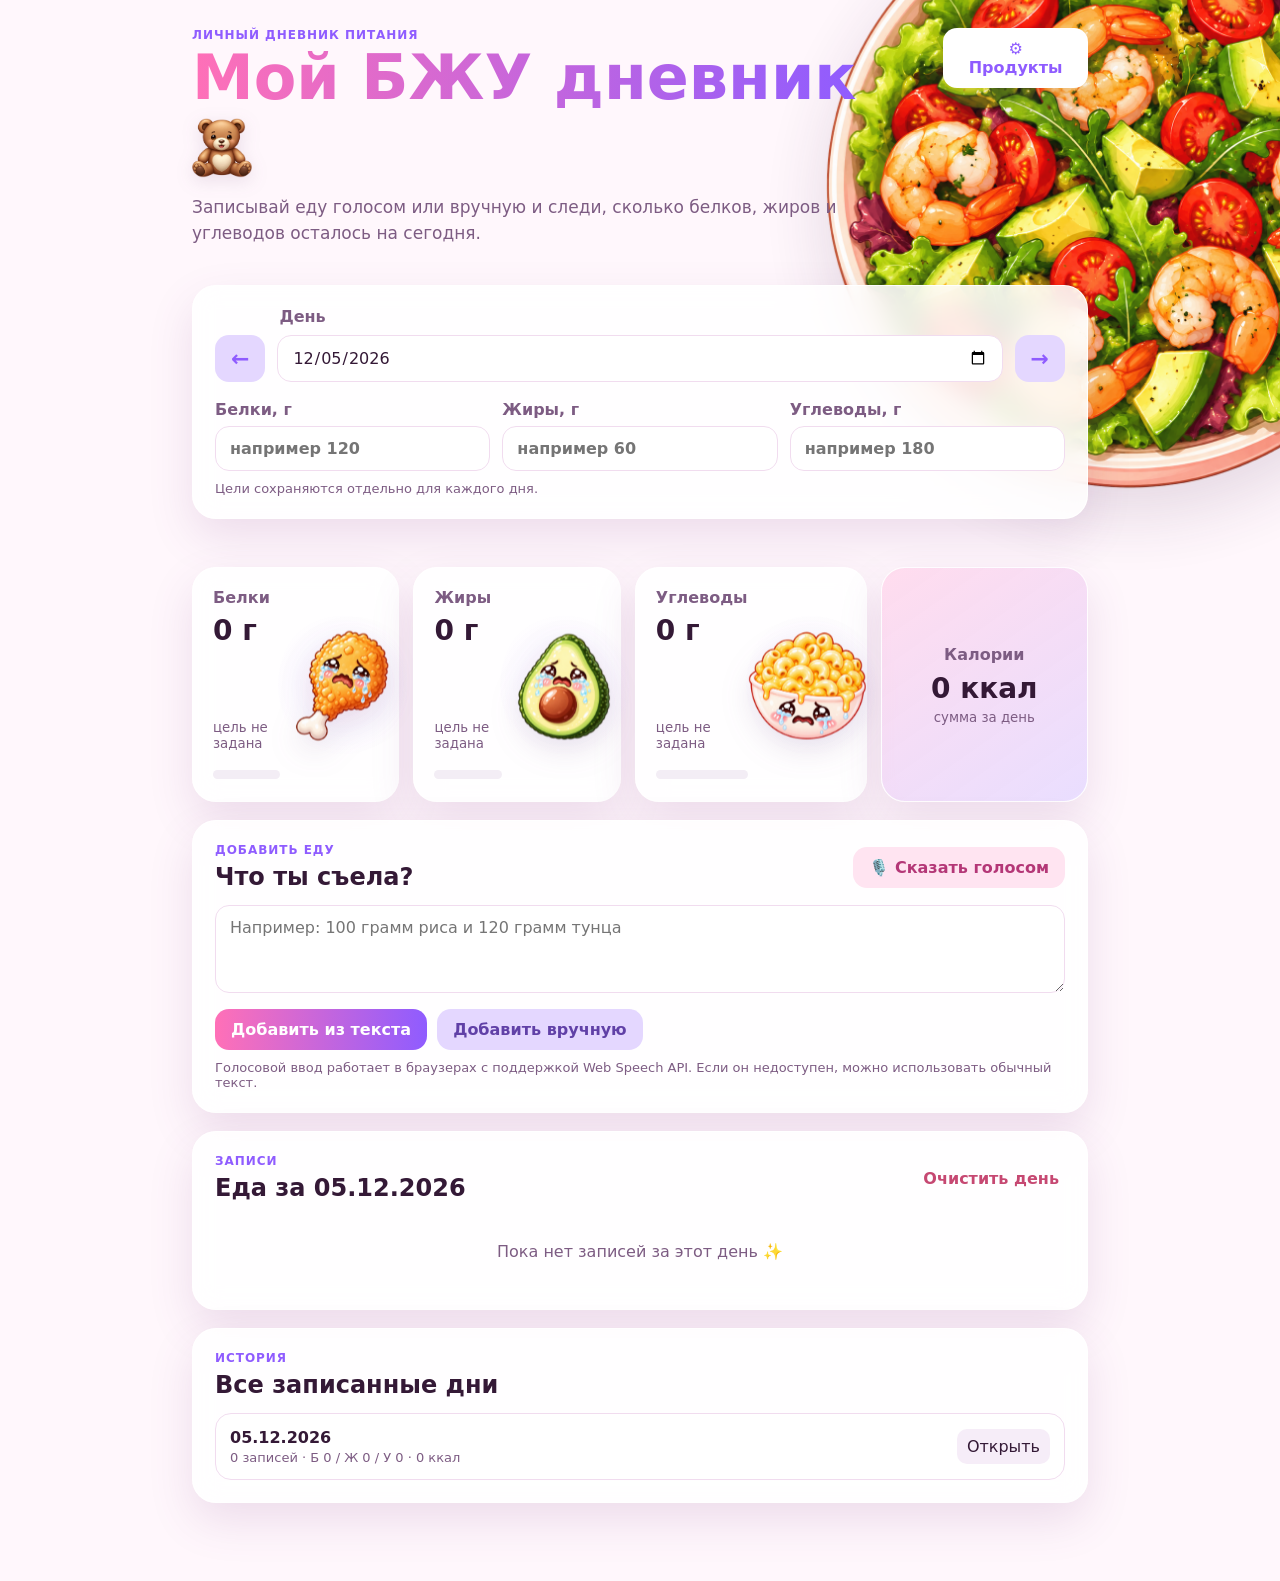
<file: old.html>
<!DOCTYPE html>
<html lang="ru">
<head>
  <meta charset="UTF-8" />
  <meta name="viewport" content="width=device-width, initial-scale=1.0" />

  <title>Мой БЖУ дневник</title>

  <link rel="icon" href="favicon.ico" sizes="any" />
  <link rel="icon" type="image/png" sizes="16x16" href="favicon-16x16.png" />
  <link rel="icon" type="image/png" sizes="32x32" href="favicon-32x32.png" />
  <link rel="icon" type="image/png" sizes="512x512" href="favicon-512.png" />
  <link rel="apple-touch-icon" sizes="180x180" href="apple-touch-icon.png" />

  <link rel="stylesheet" href="style.css" />
</head>
<body>

  <div class="app-shell">

    <img class="salad-background" src="salad.png" alt="" />

    <header class="hero">
      <div>
        <p class="eyebrow">Личный дневник питания</p>

        <h1>
          <span class="title-gradient">Мой БЖУ дневник</span>

          <img
            class="title-heart-img"
            src="white-heart.png"
            alt=""
            aria-hidden="true"
          />
        </h1>

        <p class="subtitle">
          Записывай еду голосом или вручную и следи, сколько белков,
          жиров и углеводов осталось на сегодня.
        </p>
      </div>

      <button
        id="settingsBtn"
        class="ghost-btn"
        type="button"
      >
        ⚙️ Продукты
      </button>
    </header>


    <main>

      <!-- =========================================
           ДЕНЬ И ЦЕЛИ
      ========================================== -->

      <section class="card day-card">

        <div class="day-nav">

          <button
            id="prevDay"
            class="icon-btn"
            type="button"
            aria-label="Предыдущий день"
          >
            ←
          </button>


          <div class="date-wrap">

            <label for="dayPicker">
              День
            </label>

            <input
              id="dayPicker"
              type="date"
            />

          </div>


          <button
            id="nextDay"
            class="icon-btn"
            type="button"
            aria-label="Следующий день"
          >
            →
          </button>

        </div>


        <div class="targets-grid">

          <label>
            Белки, г

            <input
              id="targetProtein"
              type="number"
              min="0"
              step="0.1"
              placeholder="например 120"
            />
          </label>


          <label>
            Жиры, г

            <input
              id="targetFat"
              type="number"
              min="0"
              step="0.1"
              placeholder="например 60"
            />
          </label>


          <label>
            Углеводы, г

            <input
              id="targetCarbs"
              type="number"
              min="0"
              step="0.1"
              placeholder="например 180"
            />
          </label>

        </div>


        <p class="hint">
          Цели сохраняются отдельно для каждого дня.
        </p>

      </section>



      <!-- =========================================
           СТАТИСТИКА
      ========================================== -->

      <section class="stats-grid">

        <!-- БЕЛКИ -->

        <article
          class="stat-card protein"
          id="proteinCard"
        >

          <span>
            Белки
          </span>

          <strong id="proteinEaten">
            0 г
          </strong>

          <small>

            <em id="proteinStatusText">
              осталось
            </em>

            <b id="proteinLeft">
              0 г
            </b>

          </small>


          <div class="progress">
            <i id="proteinProgress"></i>
          </div>


          <div
            class="mascot-bubble"
            id="proteinBubble"
            hidden
          ></div>


          <!--
            По умолчанию сразу грузится
            ГРУСТНАЯ курочка.
          -->

          <img
            class="macro-mascot chicken-mascot"
            id="proteinMascot"
            src="chicken-sad.png"
            alt=""
            aria-hidden="true"
          />

        </article>



        <!-- ЖИРЫ -->

        <article
          class="stat-card fat"
          id="fatCard"
        >

          <span>
            Жиры
          </span>

          <strong id="fatEaten">
            0 г
          </strong>

          <small>

            <em id="fatStatusText">
              осталось
            </em>

            <b id="fatLeft">
              0 г
            </b>

          </small>


          <div class="progress">
            <i id="fatProgress"></i>
          </div>


          <div
            class="mascot-bubble"
            id="fatBubble"
            hidden
          ></div>


          <!--
            По умолчанию сразу грузится
            ГРУСТНЫЙ авокадо.
          -->

          <img
            class="macro-mascot avocado-mascot"
            id="fatMascot"
            src="avocado-sad.png"
            alt=""
            aria-hidden="true"
          />

        </article>



        <!-- УГЛЕВОДЫ -->

        <article
          class="stat-card carbs"
          id="carbsCard"
        >

          <span>
            Углеводы
          </span>

          <strong id="carbsEaten">
            0 г
          </strong>

          <small>

            <em id="carbsStatusText">
              осталось
            </em>

            <b id="carbsLeft">
              0 г
            </b>

          </small>


          <div class="progress">
            <i id="carbsProgress"></i>
          </div>


          <div
            class="mascot-bubble"
            id="carbsBubble"
            hidden
          ></div>


          <!--
            По умолчанию сразу грузятся
            ГРУСТНЫЕ макароны.
          -->

          <img
            class="macro-mascot pasta-mascot"
            id="carbsMascot"
            src="pasta-sad.png"
            alt=""
            aria-hidden="true"
          />

        </article>



        <!-- КАЛОРИИ -->

        <article
          class="stat-card kcal"
          id="kcalCard"
        >

          <span>
            Калории
          </span>

          <strong id="kcalEaten">
            0 ккал
          </strong>

          <small>
            сумма за день
          </small>

        </article>

      </section>



      <!-- =========================================
           ДОБАВИТЬ ЕДУ
      ========================================== -->

      <section class="card input-card">

        <div class="section-heading">

          <div>

            <p class="eyebrow">
              Добавить еду
            </p>

            <h2>
              Что ты съела?
            </h2>

          </div>


          <button
            id="voiceBtn"
            class="voice-btn"
            type="button"
          >
            🎙️ Сказать голосом
          </button>

        </div>


        <div
          id="voiceStatus"
          class="voice-status"
          hidden
        ></div>


        <textarea
          id="quickInput"
          rows="3"
          placeholder="Например: 100 грамм риса и 120 грамм тунца"
        ></textarea>


        <div class="actions-row">

          <button
            id="parseBtn"
            class="primary-btn"
            type="button"
          >
            Добавить из текста
          </button>


          <button
            id="manualBtn"
            class="secondary-btn"
            type="button"
          >
            Добавить вручную
          </button>

        </div>


        <p class="hint">
          Голосовой ввод работает в браузерах с поддержкой Web Speech API.
          Если он недоступен, можно использовать обычный текст.
        </p>

      </section>



      <!-- =========================================
           ЗАПИСИ
      ========================================== -->

      <section class="card diary-card">

        <div class="section-heading">

          <div>

            <p class="eyebrow">
              Записи
            </p>

            <h2 id="diaryTitle">
              Еда за день
            </h2>

          </div>


          <button
            id="clearDayBtn"
            class="danger-link"
            type="button"
          >
            Очистить день
          </button>

        </div>


        <div
          id="entriesList"
          class="entries-list"
        ></div>

      </section>



      <!-- =========================================
           ИСТОРИЯ
      ========================================== -->

      <section class="card history-card">

        <div class="section-heading">

          <div>

            <p class="eyebrow">
              История
            </p>

            <h2>
              Все записанные дни
            </h2>

          </div>

        </div>


        <div
          id="historyList"
          class="history-list"
        ></div>

      </section>

    </main>

  </div>



  <!-- =============================================
       ДОБАВИТЬ ВРУЧНУЮ
  ============================================== -->

  <dialog
    id="manualDialog"
    class="modal"
  >

    <form
      method="dialog"
      id="manualForm"
    >

      <div class="modal-head">

        <h3>
          Добавить вручную
        </h3>

        <button
          class="close-btn"
          value="cancel"
          type="submit"
        >
          ×
        </button>

      </div>


      <label>
        Продукт

        <select id="manualProduct"></select>
      </label>


      <label>
        Количество, г

        <input
          id="manualAmount"
          type="number"
          min="0.1"
          step="0.1"
          required
        />
      </label>


      <button
        id="manualSubmit"
        class="primary-btn full"
        value="default"
        type="button"
      >
        Добавить
      </button>

    </form>

  </dialog>



  <!-- =============================================
       НАСТРОЙКИ ПРОДУКТОВ
  ============================================== -->

  <dialog
    id="settingsDialog"
    class="modal wide"
  >

    <form method="dialog">

      <div class="modal-head">

        <div>

          <h3>
            Мои продукты
          </h3>

          <p>
            Можно менять БЖУ и выбирать,
            учитывать ли белок продукта в дневной сумме.
          </p>

        </div>


        <button
          class="close-btn"
          value="cancel"
          type="submit"
        >
          ×
        </button>

      </div>


      <div
        id="productEditor"
        class="product-editor"
      ></div>


      <button
        id="addProductBtn"
        class="secondary-btn full"
        type="button"
      >
        + Добавить продукт
      </button>


      <div class="modal-footer">

        <button
          id="saveProductsBtn"
          class="primary-btn"
          type="button"
        >
          Сохранить продукты
        </button>

      </div>

    </form>

  </dialog>



  <!-- =============================================
       РЕДАКТИРОВАНИЕ ЗАПИСИ
  ============================================== -->

  <dialog
    id="entryEditDialog"
    class="entry-edit-dialog"
  >

    <form
      method="dialog"
      id="entryEditForm"
      class="entry-edit-cloud"
    >

      <div class="entry-edit-head">

        <div>

          <p class="eyebrow">
            Редактировать запись
          </p>

          <h3 id="editEntryName">
            Продукт
          </h3>

          <p
            id="editEntryAmountLabel"
            class="edit-entry-subtitle"
          ></p>

        </div>


        <button
          class="close-btn"
          value="cancel"
          type="submit"
        >
          ×
        </button>

      </div>


      <div class="entry-edit-grid">

        <label>
          Белки, г

          <input
            id="editEntryProtein"
            type="number"
            min="0"
            step="0.1"
          />
        </label>


        <label>
          Жиры, г

          <input
            id="editEntryFat"
            type="number"
            min="0"
            step="0.1"
          />
        </label>


        <label>
          Углеводы, г

          <input
            id="editEntryCarbs"
            type="number"
            min="0"
            step="0.1"
          />
        </label>

      </div>


      <label class="protein-checkbox edit-protein-checkbox">

        <input
          id="editEntryCountProtein"
          type="checkbox"
        />

        <span>
          Учитывать белок этой записи в дневной сумме
        </span>

      </label>


      <div class="entry-edit-footer">

        <button
          id="saveEntryEditBtn"
          class="primary-btn"
          type="button"
        >
          Сохранить изменения
        </button>

      </div>

    </form>

  </dialog>


  <script src="app.js"></script>

</body>
</html>
</file>
<file: style.css>
:root {
  --bg: #fff7fc;
  --surface: rgba(255,255,255,.88);
  --text: #341936;
  --muted: #7d5c83;
  --pink: #ff70b7;
  --pink-soft: #ffd7eb;
  --purple: #8f5cff;
  --purple-soft: #e4d7ff;
  --border: #f1dcef;
  --shadow: 0 18px 45px rgba(127,67,135,.14);
  --success-soft: #edfff0;
  --danger-soft: #ffeef1;
}

* {
  box-sizing: border-box;
}

html,
body {
  width: 100%;
  min-height: 100%;
}

body {
  margin: 0;

  font-family:
    Inter,
    ui-sans-serif,
    system-ui,
    -apple-system,
    BlinkMacSystemFont,
    "Segoe UI",
    sans-serif;

  background: var(--bg);

  color: var(--text);

  min-height: 100vh;

  overflow-x: hidden;
}

button,
input,
select,
textarea {
  font: inherit;
}

button {
  cursor: pointer;
}


/* =========================================================
   ОСНОВНАЯ ОБЛАСТЬ
========================================================= */

.app-shell {
  position: relative;

  overflow: hidden;

  width: 100%;
  max-width: none;

  margin: 0;

  padding:
    28px 0
    60px;
}


.hero,
main {
  width: 70%;

  margin-left: auto;
  margin-right: auto;
}


/* =========================================================
   ШАПКА
========================================================= */

.hero {
  display: flex;

  align-items: flex-start;
  justify-content: space-between;

  gap: 24px;

  margin-bottom: 22px;
}


.eyebrow {
  margin:
    0 0 6px;

  font-weight: 800;

  text-transform: uppercase;

  letter-spacing: .08em;

  font-size: 12px;

  color: var(--purple);
}


h1 {
  margin: 0;

  display: flex;

  align-items: center;

  gap: 8px;

  flex-wrap: wrap;

  font-size:
    clamp(
      34px,
      6vw,
      62px
    );

  line-height: .98;
}


.title-gradient {
  background:
    linear-gradient(
      90deg,
      var(--pink),
      var(--purple)
    );

  color: transparent;

  -webkit-background-clip: text;
  background-clip: text;
}


.title-heart-img {
  display: block;

  width: 60px;
  height: 60px;

  object-fit: contain;

  flex:
    0 0 auto;

  transform:
    translateY(1px);

  filter:
    drop-shadow(
      0 5px 9px
      rgba(95,54,102,.13)
    );

  pointer-events: none;
}


h2,
h3 {
  margin: 0;
}


.subtitle {
  max-width: 650px;

  color: var(--muted);

  font-size: 17px;

  line-height: 1.55;
}


/* =========================================================
   ОБЫЧНЫЕ КАРТОЧКИ
========================================================= */

.card,
.stat-card {
  background: var(--surface);

  backdrop-filter:
    blur(14px);

  -webkit-backdrop-filter:
    blur(14px);

  border:
    1px solid
    rgba(255,255,255,.9);

  box-shadow:
    var(--shadow);

  border-radius:
    24px;
}


.card {
  padding: 22px;

  margin-bottom: 18px;
}


/* =========================================================
   ДАТА И ЦЕЛИ
========================================================= */

.day-nav {
  display: grid;

  grid-template-columns:
    auto 1fr auto;

  gap: 12px;

  align-items: end;
}


.date-wrap {
  display: grid;

  gap: 7px;
}


.date-wrap > label,
.targets-grid label,
.modal label,
.entry-edit-cloud label {
  font-weight: 700;

  color: var(--muted);

  line-height: 1.2;
}


.date-wrap > label {
  display: block;

  margin:
    0 0 0 2px;

  transform:
    translateY(-1px);
}


.targets-grid label,
.modal label,
.entry-edit-cloud label {
  display: grid;

  gap: 7px;
}


.date-wrap input,
.targets-grid input,
.modal input,
.modal select,
.entry-edit-cloud input,
textarea,
select {
  width: 100%;

  border:
    1px solid
    var(--border);

  background: white;

  color: var(--text);

  border-radius: 14px;

  padding:
    12px 14px;

  outline: none;
}


textarea {
  resize: vertical;

  min-height: 88px;
}


input:focus,
select:focus,
textarea:focus {
  border-color:
    var(--purple);

  box-shadow:
    0 0 0 4px
    rgba(143,92,255,.10);
}


.targets-grid {
  display: grid;

  grid-template-columns:
    repeat(3,1fr);

  gap: 12px;

  margin-top: 18px;
}


.hint {
  margin:
    10px 0 0;

  color: var(--muted);

  font-size: 13px;
}


/* =========================================================
   СТАТИСТИКА
========================================================= */

.stats-grid {
  display: grid;

  grid-template-columns:
    repeat(4,1fr);

  gap: 14px;

  /*
    Небольшое пространство сверху
    для облачков.

    Оно специально уменьшено,
    чтобы между персонажем и фразой
    не было большой пустоты.
  */
  padding-top: 30px;

  margin-bottom: 18px;
}


.stat-card {
  padding: 20px;

  position: relative;

  overflow: hidden;

  min-height: 235px;

  isolation: isolate;

  transition:
    background .22s ease,
    border-color .22s ease,
    box-shadow .22s ease;
}


/*
  Первым трём карточкам разрешаем
  выводить облачка за их пределы.
*/

.stats-grid .stat-card:nth-child(1),
.stats-grid .stat-card:nth-child(2),
.stats-grid .stat-card:nth-child(3) {
  padding-right: 118px;

  overflow: visible;
}


.stat-card > span,
.stat-card > strong,
.stat-card > small,
.stat-card > .progress {
  position: relative;

  z-index: 3;
}


.stat-card > span {
  color: var(--muted);

  font-weight: 700;
}


.stat-card > strong {
  display: block;

  margin:
    7px 0 3px;

  font-size: 28px;
}


.stat-card > small {
  color: var(--muted);
}


.stat-card > small em {
  font-style: normal;
}


.progress {
  height: 9px;

  background:
    #f3edf5;

  border-radius:
    999px;

  margin-top: 15px;

  overflow: hidden;
}


.progress i {
  display: block;

  height: 100%;

  width: 0;

  border-radius: inherit;

  transition:
    width .2s ease;

  background:
    linear-gradient(
      90deg,
      var(--pink),
      var(--purple)
    );
}


.stats-grid
.stat-card:nth-child(1) > small,

.stats-grid
.stat-card:nth-child(2) > small,

.stats-grid
.stat-card:nth-child(3) > small {
  position: absolute;

  left: 20px;
  right: 118px;

  bottom: 48px;

  margin: 0;

  line-height: 1.25;
}


.stats-grid
.stat-card:nth-child(1) > .progress,

.stats-grid
.stat-card:nth-child(2) > .progress,

.stats-grid
.stat-card:nth-child(3) > .progress {
  position: absolute;

  left: 20px;
  right: 118px;

  bottom: 22px;

  width: auto;

  margin: 0;
}


/* =========================================================
   ПОДСВЕТКА КАРТОЧЕК
========================================================= */

.stat-card.goal-near {
  background:
    linear-gradient(
      145deg,
      rgba(235,255,239,.96),
      rgba(247,255,249,.92)
    );

  border-color:
    rgba(139,211,154,.58);

  box-shadow:
    0 18px 45px
    rgba(97,174,112,.16);
}


.stat-card.goal-over {
  background:
    linear-gradient(
      145deg,
      rgba(255,235,239,.97),
      rgba(255,247,248,.93)
    );

  border-color:
    rgba(235,151,163,.60);

  box-shadow:
    0 18px 45px
    rgba(205,102,119,.14);
}


/* =========================================================
   КАЛОРИИ ПО ЦЕНТРУ
========================================================= */

.stat-card.kcal {
  display: flex;

  flex-direction: column;

  align-items: center;

  justify-content: center;

  text-align: center;

  background:
    linear-gradient(
      145deg,
      rgba(255,215,235,.85),
      rgba(228,215,255,.8)
    );
}


.stat-card.kcal > strong {
  margin:
    8px 0 5px;
}


/* =========================================================
   ПЕРСОНАЖИ
========================================================= */

.macro-mascot {
  position: absolute;

  top: 50%;

  z-index: 2;

  object-fit: contain;

  transform:
    translateY(-50%);

  transform-origin:
    50% 55%;

  user-select: none;

  -webkit-user-drag: none;

  cursor: pointer;

  filter:
    drop-shadow(
      0 12px 15px
      rgba(103,63,114,.13)
    );

  will-change: transform;
}


.chicken-mascot {
  width: 112px;
  height: 155px;

  right: 2px;
}


.avocado-mascot {
  width: 108px;
  height: 145px;

  right: 4px;
}


.pasta-mascot {
  width: 118px;
  height: 135px;

  right: 0;
}


/* =========================================================
   ЖИМ-ЖИМ
========================================================= */

.macro-mascot:hover {
  animation:
    mascot-squish
    .78s
    ease-in-out
    infinite;
}


.macro-mascot:active {
  transform:
    translateY(-50%)
    scale(.88,1.08);
}


@keyframes mascot-squish {

  0%,
  100% {
    transform:
      translateY(-50%)
      scale(1,1)
      rotate(0deg);
  }


  14% {
    transform:
      translateY(-50%)
      scale(1.08,.91)
      rotate(-2deg);
  }


  29% {
    transform:
      translateY(-50%)
      scale(.93,1.08)
      rotate(2deg);
  }


  44% {
    transform:
      translateY(-50%)
      scale(1.055,.95)
      rotate(-1.5deg);
  }


  58% {
    transform:
      translateY(-50%)
      scale(.97,1.045)
      rotate(1.5deg);
  }


  72% {
    transform:
      translateY(-50%)
      scale(1.035,.97)
      rotate(-1deg);
  }


  86% {
    transform:
      translateY(-50%)
      scale(.99,1.02)
      rotate(.5deg);
  }

}


/* =========================================================
   СВЕЧЕНИЕ ЗА ПЕРСОНАЖАМИ
========================================================= */

.stats-grid
.stat-card:nth-child(1)::before,

.stats-grid
.stat-card:nth-child(2)::before,

.stats-grid
.stat-card:nth-child(3)::before {
  content: "";

  position: absolute;

  right: -10px;

  top: 50%;

  transform:
    translateY(-50%);

  width: 130px;
  height: 150px;

  border-radius: 50%;

  background:
    radial-gradient(
      circle,
      rgba(255,220,242,.45),
      rgba(232,218,255,.20) 45%,
      transparent 72%
    );

  z-index: 0;

  pointer-events: none;
}


/* =========================================================
   ОБЛАЧКА ПЕРСОНАЖЕЙ
========================================================= */

/*
  Теперь облачко находится непосредственно
  над самим персонажем, а не выглядит так,
  будто выходит из карточки.

  Оно немного заходит в верхнюю область
  персонажа, поэтому визуально кажется,
  что говорит именно он.
*/

.mascot-bubble {
  position: absolute;

  /*
    Облачко расположено справа,
    то есть именно над персонажем.
  */
  right: -5px;

  /*
    Нижняя часть облачка почти соприкасается
    с верхней частью картинки персонажа.
  */
  top: -20px;

  width:
    max-content;

  max-width:
    170px;

  min-height:
    34px;

  padding:
    8px 12px;

  border-radius:
    18px 18px 18px 8px;

  background:
    rgba(255,255,255,.98);

  border:
    1px solid
    rgba(240,215,242,.96);

  box-shadow:
    0 8px 20px
    rgba(93,58,112,.13);

  color:
    #76547d;

  font-size:
    12px;

  font-weight:
    750;

  line-height:
    1.15;

  text-align:
    center;

  z-index:
    10;

  pointer-events:
    none;
}


/*
  Хвостик направлен вниз
  прямо к голове персонажа.
*/

.mascot-bubble::after {
  content: "";

  position: absolute;

  right: 27px;

  bottom: -10px;

  width: 18px;
  height: 18px;

  background:
    inherit;

  border-right:
    1px solid
    rgba(240,215,242,.96);

  border-bottom:
    1px solid
    rgba(240,215,242,.96);

  transform:
    rotate(45deg);

  border-radius:
    0 0 4px 0;
}


/*
  Недобор.
*/

.mascot-bubble.sad-low {
  background:
    rgba(255,252,255,.99);

  color:
    #76547d;
}


/*
  Довольный персонаж.
*/

.mascot-bubble.happy {
  background:
    rgba(244,255,246,.99);

  color:
    #5d8865;

  border-color:
    rgba(189,226,195,.96);
}


/*
  Цель пока не задана.
*/

.mascot-bubble.no-goal {
  background:
    rgba(251,247,255,.99);

  color:
    #735b91;

  border-color:
    rgba(219,204,243,.96);
}


/*
  Перебор жиров / углеводов.
*/

.mascot-bubble.sad-over {
  background:
    rgba(255,245,247,.99);

  color:
    #b25570;

  border-color:
    rgba(247,201,214,.95);
}


/* =========================================================
   КНОПКИ
========================================================= */

.section-heading {
  display: flex;

  justify-content: space-between;

  gap: 12px;

  align-items: center;

  margin-bottom: 14px;
}


.actions-row {
  display: flex;

  gap: 10px;

  margin-top: 12px;

  flex-wrap: wrap;
}


.primary-btn,
.secondary-btn,
.ghost-btn,
.voice-btn,
.icon-btn {
  border: 0;

  border-radius: 14px;

  padding:
    11px 16px;

  font-weight: 800;
}


.primary-btn {
  background:
    linear-gradient(
      90deg,
      var(--pink),
      var(--purple)
    );

  color: white;
}


.secondary-btn {
  background:
    var(--purple-soft);

  color:
    #6040a7;
}


.ghost-btn {
  background:
    white;

  color:
    var(--purple);

  box-shadow:
    var(--shadow);
}


.voice-btn {
  background:
    #ffe4f1;

  color:
    #b43777;
}


.voice-btn.listening {
  animation:
    pulse 1s
    infinite alternate;
}


.icon-btn {
  background:
    var(--purple-soft);

  color:
    var(--purple);

  font-size: 22px;

  min-width: 46px;
}


.full {
  width: 100%;
}


.danger-link {
  background:
    transparent;

  border: 0;

  color:
    #c64872;

  font-weight: 800;
}


@keyframes pulse {

  from {
    transform:
      scale(1);
  }

  to {
    transform:
      scale(1.04);
  }

}


.voice-status {
  padding:
    10px 12px;

  background:
    #fff0f7;

  color:
    #a93973;

  border-radius:
    12px;

  margin-bottom: 10px;
}


/* =========================================================
   СПИСОК ЕДЫ
========================================================= */

.entries-list,
.history-list {
  display: grid;

  gap: 10px;
}


.entry,
.history-item {
  display: grid;

  grid-template-columns:
    1fr auto;

  gap: 14px;

  align-items: center;

  background: white;

  border:
    1px solid
    var(--border);

  border-radius:
    16px;

  padding: 14px;
}


.entry-title {
  font-weight: 850;
}


.entry-meta,
.entry-macros,
.history-meta {
  color: var(--muted);

  font-size: 13px;

  margin-top: 3px;
}


.entry-note {
  color:
    #b0597d;

  font-size: 12px;

  margin-top: 4px;

  font-weight: 700;
}


.entry-actions {
  display: flex;

  gap: 8px;

  flex-wrap: wrap;

  justify-content:
    flex-end;
}


.mini-btn {
  border: 0;

  border-radius:
    10px;

  padding:
    8px 10px;

  background:
    #f6edf8;

  color:
    var(--text);

  transition:
    transform .15s ease,
    box-shadow .15s ease,
    background .15s ease;
}


.mini-btn:hover {
  transform:
    translateY(-1px);

  background:
    #f2e4f6;

  box-shadow:
    0 6px 18px
    rgba(107,65,120,.12);
}


.edit-entry {
  background:
    linear-gradient(
      135deg,
      rgba(255,215,235,.9),
      rgba(228,215,255,.95)
    );

  color:
    #6d3c92;
}


.delete-entry {
  background:
    #ffe8ef;

  color:
    #b83964;
}


.empty {
  text-align: center;

  color:
    var(--muted);

  padding:
    26px 8px;
}


/* =========================================================
   ИСТОРИЯ
========================================================= */

.history-item {
  cursor: pointer;
}


.history-item:hover {
  border-color:
    #d9baf3;
}


.history-date {
  font-weight: 850;
}


/* =========================================================
   МОДАЛЬНЫЕ ОКНА
========================================================= */

.modal {
  border: 0;

  border-radius:
    24px;

  padding: 0;

  width:
    min(
      520px,
      calc(100% - 24px)
    );

  box-shadow:
    0 30px 80px
    rgba(57,20,60,.28);
}


.modal::backdrop,
.entry-edit-dialog::backdrop {
  background:
    rgba(48,22,51,.35);

  backdrop-filter:
    blur(4px);

  -webkit-backdrop-filter:
    blur(4px);
}


.modal form {
  padding: 22px;

  display: grid;

  gap: 14px;
}


.modal.wide {
  width:
    min(
      1000px,
      calc(100% - 24px)
    );
}


.modal-head {
  display: flex;

  align-items:
    flex-start;

  justify-content:
    space-between;

  gap: 20px;
}


.modal-head p {
  margin:
    5px 0 0;

  color:
    var(--muted);
}


.close-btn {
  border: 0;

  background:
    #f7edf7;

  color:
    var(--text);

  width: 38px;
  height: 38px;

  border-radius: 50%;

  font-size: 24px;

  line-height: 1;

  flex:
    0 0 auto;
}


/* =========================================================
   РЕДАКТОР ПРОДУКТОВ
========================================================= */

.product-editor {
  display: grid;

  gap: 10px;

  max-height: 58vh;

  overflow: auto;

  padding-right: 3px;
}


.product-row {
  display: grid;

  grid-template-columns:
    minmax(170px,1.7fr)
    repeat(3,minmax(82px,.7fr))
    minmax(110px,.9fr)
    auto;

  gap: 8px;

  align-items: end;

  background:
    #fff9fd;

  padding: 10px;

  border-radius: 16px;

  border:
    1px solid
    var(--border);
}


.product-row label {
  font-size: 11px;

  gap: 4px;
}


.product-row input:not([type="checkbox"]) {
  padding: 9px;
}


.product-protein-toggle {
  align-self: stretch;

  display:
    flex !important;

  flex-direction:
    column;

  justify-content:
    flex-end;

  align-items:
    center;

  gap:
    7px !important;

  text-align:
    center;
}


.product-protein-toggle span {
  display: block;

  font-size: 11px;

  color:
    var(--muted);

  font-weight: 700;
}


.product-protein-toggle input[type="checkbox"],
.protein-checkbox input[type="checkbox"] {
  width: 22px;
  height: 22px;

  margin: 0;

  padding: 0;

  accent-color:
    var(--purple);

  cursor: pointer;
}


.remove-product {
  border: 0;

  background:
    #ffe2eb;

  color:
    #ba3d65;

  border-radius:
    10px;

  padding:
    10px 12px;
}


.modal-footer {
  display: flex;

  justify-content:
    flex-end;
}


/* =========================================================
   РЕДАКТИРОВАНИЕ ЗАПИСИ
========================================================= */

.entry-edit-dialog {
  border: none;

  padding: 26px;

  background:
    transparent;

  overflow:
    visible;

  width:
    min(
      620px,
      calc(100% - 24px)
    );

  max-width: none;
}


.entry-edit-cloud {
  position: relative;

  z-index: 1;

  display: grid;

  gap: 18px;

  padding: 28px;

  background:
    linear-gradient(
      145deg,
      rgba(255,255,255,.98),
      rgba(255,241,249,.98) 55%,
      rgba(239,232,255,.98)
    );

  border:
    1px solid
    rgba(255,255,255,.95);

  border-radius:
    44px 56px 46px 58px;

  box-shadow:
    0 30px 85px
    rgba(86,45,99,.27),
    0 12px 34px
    rgba(143,92,255,.14);
}


.entry-edit-cloud::before,
.entry-edit-cloud::after {
  content: "";

  position: absolute;

  z-index: -1;

  background:
    rgba(255,247,252,.98);

  border:
    1px solid
    rgba(255,255,255,.95);

  border-radius:
    50%;

  box-shadow:
    0 14px 34px
    rgba(86,45,99,.12);
}


.entry-edit-cloud::before {
  width: 76px;
  height: 76px;

  left: -18px;

  bottom: 34px;
}


.entry-edit-cloud::after {
  width: 48px;
  height: 48px;

  left: 18px;

  bottom: -18px;
}


.entry-edit-head {
  display: flex;

  justify-content:
    space-between;

  align-items:
    flex-start;

  gap: 18px;
}


.edit-entry-subtitle {
  margin:
    7px 0 0;

  color:
    var(--muted);

  font-size: 13px;
}


.entry-edit-grid {
  display: grid;

  grid-template-columns:
    repeat(3,1fr);

  gap: 12px;
}


.protein-checkbox {
  display:
    flex !important;

  flex-direction:
    row !important;

  align-items:
    center;

  gap:
    10px !important;

  padding:
    13px 15px;

  border-radius:
    16px;

  background:
    rgba(255,255,255,.76);

  border:
    1px solid
    var(--border);

  color:
    var(--text) !important;
}


.protein-checkbox span {
  font-weight:
    750;

  color:
    var(--text);
}


.entry-edit-footer {
  display: flex;

  justify-content:
    flex-end;
}


/* =========================================================
   САЛАТ
========================================================= */

.salad-background {
  position: absolute;

  z-index: 0;

  right: -160px;

  top: -120px;

  width: 620px;

  height: auto;

  pointer-events: auto;

  user-select: none;

  -webkit-user-drag: none;

  transform-origin:
    50% 50%;

  filter:
    drop-shadow(
      0 25px 35px
      rgba(80,50,90,.16)
    );

  opacity: .97;

  will-change:
    transform;
}


.salad-background:hover {
  animation:
    salad-rock
    1.8s
    ease-in-out
    infinite;
}


@keyframes salad-rock {

  0%,
  100% {
    transform:
      rotate(0deg);
  }


  25% {
    transform:
      rotate(5deg);
  }


  50% {
    transform:
      rotate(0deg);
  }


  75% {
    transform:
      rotate(-5deg);
  }

}


.app-shell > *:not(.salad-background) {
  position: relative;

  z-index: 2;
}


/* =========================================================
   ПЛАНШЕТ
========================================================= */

@media (max-width: 980px) {

  .product-row {
    grid-template-columns:
      repeat(2,1fr);
  }


  .product-protein-toggle,
  .remove-product {
    min-height: 58px;
  }

}


@media (max-width: 820px) {

  .hero,
  main {
    width: 86%;
  }


  .stats-grid {
    grid-template-columns:
      repeat(2,1fr);

    /*
      Между рядами оставляем место
      для облачков, но существенно меньше,
      чем раньше.
    */
    row-gap: 46px;

    padding-top: 30px;
  }


  .title-heart-img {
    width: 50px;
    height: 50px;
  }


  .salad-background {
    width: 520px;

    right: -170px;

    top: -80px;
  }

}


/* =========================================================
   ТЕЛЕФОН
========================================================= */

@media (max-width: 620px) {

  .app-shell {
    width: 100%;

    padding:
      18px 0
      40px;
  }


  .hero,
  main {
    width:
      calc(100% - 36px);
  }


  .hero {
    flex-direction: column;
  }


  h1 {
    gap: 6px;
  }


  .title-heart-img {
    width: 40px;
    height: 40px;
  }


  .targets-grid {
    grid-template-columns:
      1fr;
  }


  .stats-grid {
    grid-template-columns:
      1fr;

    row-gap:
      46px;

    padding-top:
      30px;
  }


  .section-heading {
    align-items:
      flex-start;

    flex-direction:
      column;
  }


  .voice-btn {
    width: 100%;
  }


  .entry {
    grid-template-columns:
      1fr;
  }


  .entry-actions {
    justify-content:
      flex-end;
  }


  .stats-grid
  .stat-card:nth-child(1),

  .stats-grid
  .stat-card:nth-child(2),

  .stats-grid
  .stat-card:nth-child(3) {
    padding-right: 135px;

    min-height: 215px;
  }


  .stats-grid
  .stat-card:nth-child(1) > small,

  .stats-grid
  .stat-card:nth-child(2) > small,

  .stats-grid
  .stat-card:nth-child(3) > small,

  .stats-grid
  .stat-card:nth-child(1) > .progress,

  .stats-grid
  .stat-card:nth-child(2) > .progress,

  .stats-grid
  .stat-card:nth-child(3) > .progress {
    right: 135px;
  }


  .mascot-bubble {
    right: 3px;

    top: -18px;

    max-width: 165px;

    font-size: 11px;

    padding:
      8px 11px;
  }


  .mascot-bubble::after {
    right: 30px;
  }


  .chicken-mascot {
    width: 125px;
    height: 160px;

    right: 4px;
  }


  .avocado-mascot {
    width: 118px;
    height: 150px;

    right: 7px;
  }


  .pasta-mascot {
    width: 130px;
    height: 145px;

    right: 0;
  }


  .stats-grid
  .stat-card:nth-child(1)::before,

  .stats-grid
  .stat-card:nth-child(2)::before,

  .stats-grid
  .stat-card:nth-child(3)::before {
    width: 145px;
    height: 165px;
  }


  .product-row {
    grid-template-columns:
      1fr;
  }


  .product-protein-toggle {
    align-items:
      flex-start;

    flex-direction:
      row !important;

    justify-content:
      flex-start;

    padding:
      8px 0;
  }


  .entry-edit-dialog {
    padding: 18px;
  }


  .entry-edit-cloud {
    padding: 22px;

    border-radius:
      34px 42px 36px 46px;
  }


  .entry-edit-grid {
    grid-template-columns:
      1fr;
  }


  .entry-edit-cloud::before {
    width: 58px;
    height: 58px;

    left: -12px;
  }


  .entry-edit-cloud::after {
    width: 38px;
    height: 38px;

    left: 14px;

    bottom: -13px;
  }


  .entry-edit-footer
  .primary-btn {
    width: 100%;
  }


  .salad-background {
    width: 420px;

    right: -170px;

    top: -65px;

    opacity: .88;
  }

}


/* =========================================================
   УМЕНЬШЕНИЕ АНИМАЦИЙ
========================================================= */

@media (prefers-reduced-motion: reduce) {

  .macro-mascot:hover {
    animation: none;

    transform:
      translateY(-50%)
      scale(1.03);
  }


  .salad-background:hover {
    animation: none;

    transform:
      rotate(2deg);
  }

}
</file>
